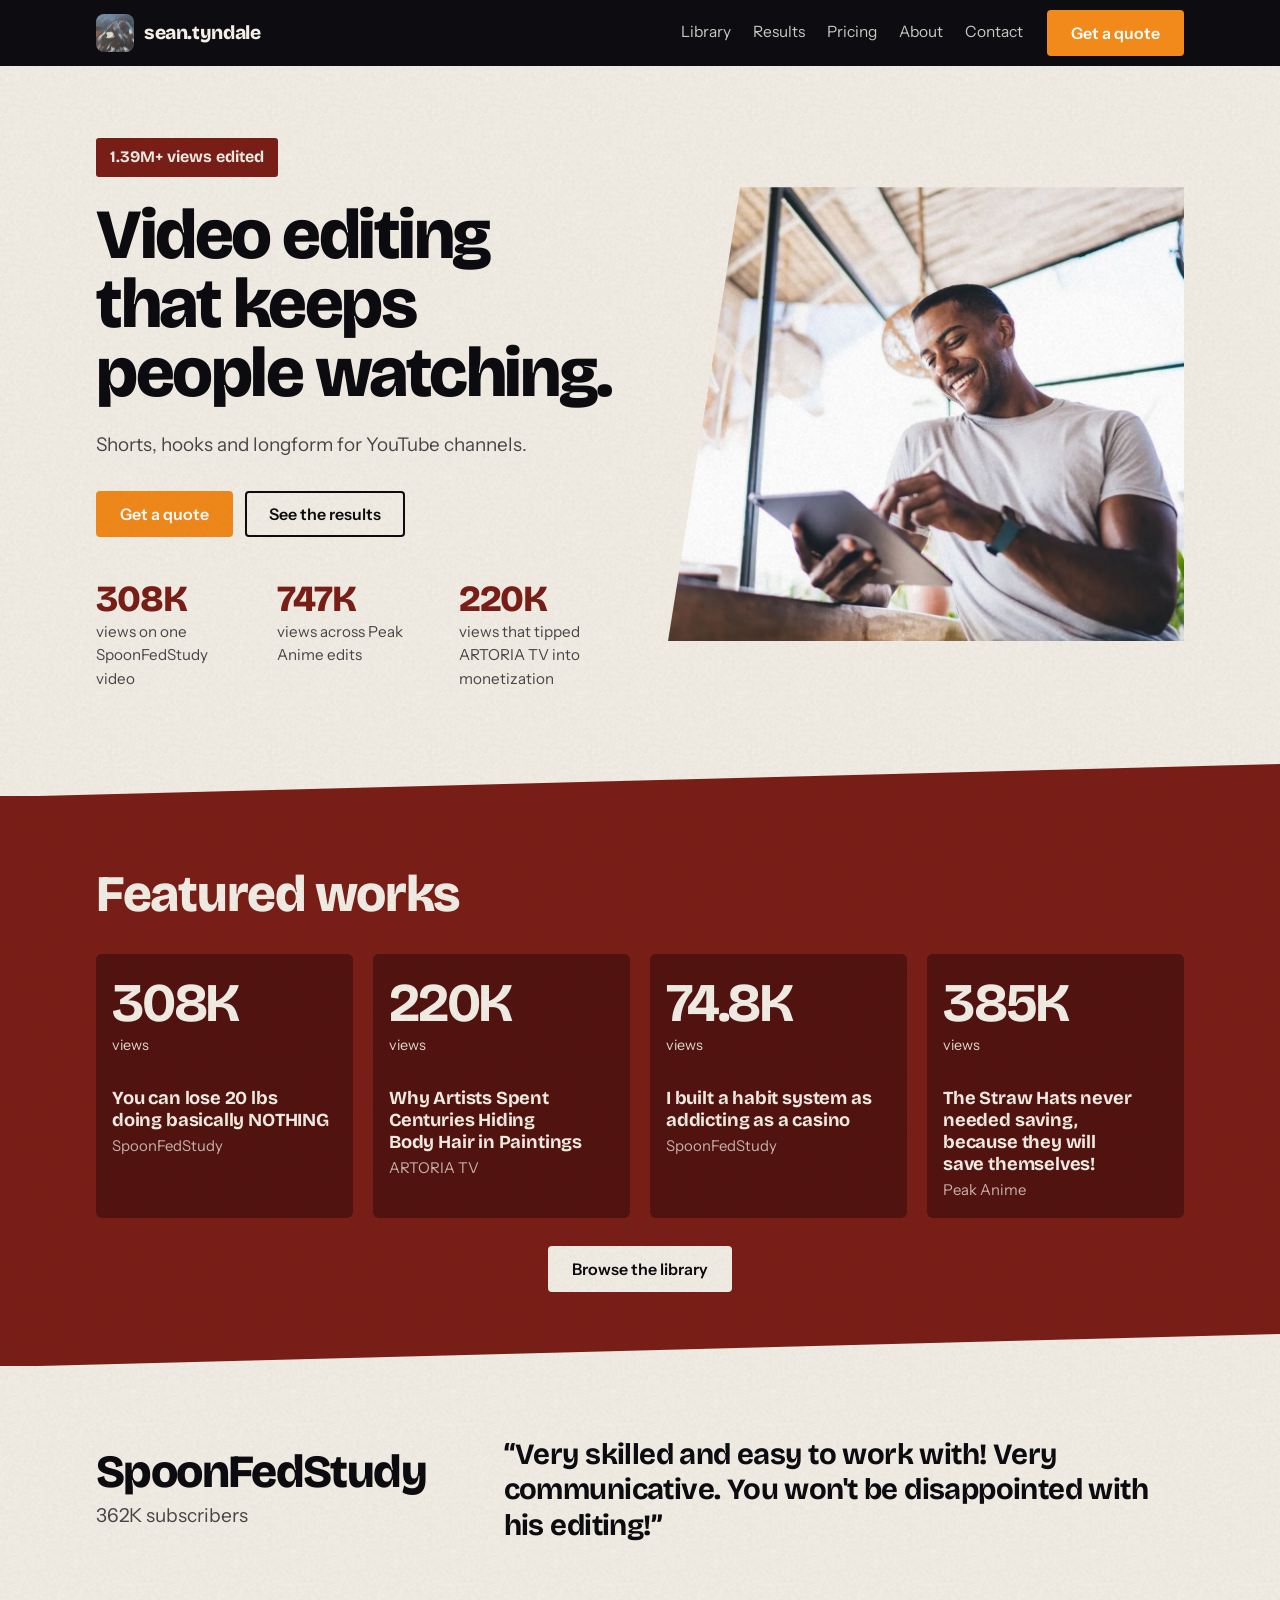
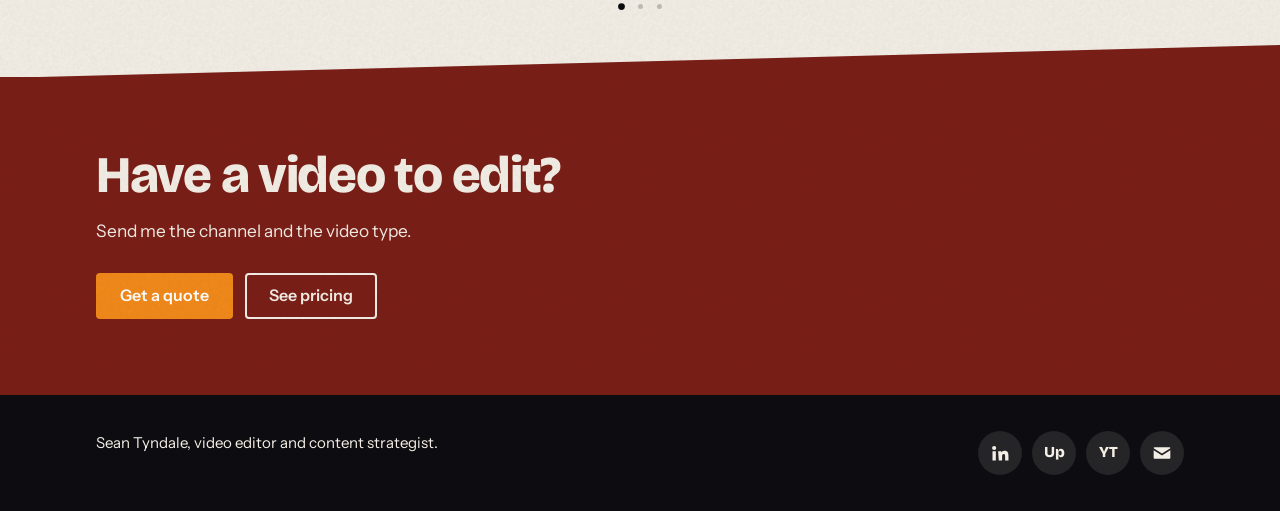
<file: index.html>
<!doctype html><html lang="en"><head><!-- build B227-202610231635 --><meta charset="utf-8"><meta name="viewport" content="width=device-width, initial-scale=1, viewport-fit=cover"><title>YouTube Video Editor for Shorts, Hooks and Longform | Sean Tyndale</title><meta name="description" content="Freelance YouTube video editor with 1.39M+ views edited. Shorts, hooks and longform for creators and agencies. Send your channel and get a quote."><link rel="canonical" href="https://seantyndale.com/"><meta name="robots" content="index, follow, max-image-preview:large"><meta name="author" content="Sean Tyndale"><meta property="og:type" content="website"><meta property="og:site_name" content="Sean Tyndale Edits"><meta property="og:locale" content="en_US"><meta property="og:title" content="YouTube Video Editor for Shorts, Hooks and Longform | Sean Tyndale"><meta property="og:description" content="Freelance YouTube video editor with 1.39M+ views edited. Shorts, hooks and longform for creators and agencies. Send your channel and get a quote."><meta property="og:url" content="https://seantyndale.com/"><meta property="og:image" content="https://seantyndale.com/img/og.jpg"><meta property="og:image:width" content="1200"><meta property="og:image:height" content="630"><meta property="og:image:alt" content="Sean Tyndale, freelance video editor, smiling while he works on a tablet"><meta name="twitter:card" content="summary_large_image"><meta name="twitter:title" content="YouTube Video Editor for Shorts, Hooks and Longform | Sean Tyndale"><meta name="twitter:description" content="Freelance YouTube video editor with 1.39M+ views edited. Shorts, hooks and longform for creators and agencies. Send your channel and get a quote."><meta name="twitter:image" content="https://seantyndale.com/img/og.jpg"><script type="application/ld+json">{"@context": "https://schema.org", "@graph": [{"@type": "WebSite", "@id": "https://seantyndale.com/#site", "url": "https://seantyndale.com/", "name": "Sean Tyndale Edits", "inLanguage": "en"}, {"@type": ["ProfessionalService", "Person"], "@id": "https://seantyndale.com/#sean", "name": "Sean Tyndale", "jobTitle": "Video editor and content strategist", "url": "https://seantyndale.com/", "image": "https://seantyndale.com/img/og.jpg", "email": "styndale3gatech@gmail.com", "description": "Freelance video editor for YouTube channels. Shorts, hooks and longform.", "knowsAbout": ["Video editing", "YouTube", "Short-form video", "Longform video", "Motion graphics", "Audience retention"], "alumniOf": {"@type": "CollegeOrUniversity", "name": "Georgia Institute of Technology"}, "areaServed": "Worldwide", "priceRange": "$500 to $3,000", "sameAs": ["https://www.linkedin.com/in/seantyndale/", "https://www.upwork.com/freelancers/~01fd2a1ac1d4c8163d", "https://ytjobs.co/talent/profile/598600"], "makesOffer": [{"@type": "Offer", "name": "Project-based video edit", "price": "500", "priceCurrency": "USD", "description": "Per video, up to 15 minutes, 2 revisions"}, {"@type": "Offer", "name": "Monthly retainer", "price": "1800", "priceCurrency": "USD", "description": "2 longform and 2 short videos per month"}, {"@type": "Offer", "name": "Premium partner", "price": "3000", "priceCurrency": "USD", "description": "3 longform and 3 short videos per month"}]}]}</script><link rel="icon" type="image/png" href="img/favicon.png"><link rel="preload" href="fonts/bricolage.woff2" as="font" type="font/woff2" crossorigin><link rel="preload" href="fonts/instrument-400.woff2" as="font" type="font/woff2" crossorigin><script>document.documentElement.className="js"</script><link rel="preconnect" href="https://i.ytimg.com"><link rel="stylesheet" href="styles.css?v=B227-202610231635"></head><body><header class="site-head"><div class="wrap head-in"><a class="mark" href="index.html" aria-label="sean.tyndale, home"><img class="mark-icon" src="img/bear-icon.webp" alt="" width="96" height="96" decoding="async"><span class="mark-name">sean.tyndale</span></a><nav class="links" aria-label="Pages"><a href="library.html">Library</a><a href="results.html">Results</a><a href="pricing.html">Pricing</a><a href="about.html">About</a><a href="contact.html">Contact</a></nav><a class="btn btn-cta" href="contact.html">Get a quote</a></div></header><main>
<section class="hero">
  <div class="wrap">
    <div>
      <span class="badge">1.39M+ views edited</span>
      <h1>Video editing that keeps people watching.</h1>
      <p class="sub">Shorts, hooks and longform for YouTube channels.</p>
      <div class="hero-actions"><a class="btn btn-cta" href="contact.html">Get a quote</a><a class="btn btn-ghost" href="results.html">See the results</a></div>
      <dl class="facts">
        <div><dt>308K</dt><dd>views on one SpoonFedStudy video</dd></div>
        <div><dt>747K</dt><dd>views across Peak Anime edits</dd></div>
        <div><dt>220K</dt><dd>views that tipped ARTORIA TV into monetization</dd></div>
      </dl>
    </div>
    <figure class="art"><img src="img/hero.webp" alt="Sean smiling while he works on a tablet" width="1400" height="934" fetchpriority="high" decoding="async"></figure>
  </div>
</section>

<section class="band band-blue" id="work"><div class="wrap">
  <h2>Featured works</h2>
  <div class="grid two" id="featured"></div>
  <div class="feat-more"><a class="btn btn-light" href="library.html">Browse the library</a></div>
</div></section>

<section class="band band-frost reviews"><div class="wrap">
  <div class="rv" id="rv" aria-label="What clients say">
    <figure class="rv-item on"><blockquote><p>“Very skilled and easy to work with! Very communicative. You won't be disappointed with his editing!”</p></blockquote><figcaption><strong>SpoonFedStudy</strong><span>362K subscribers</span></figcaption></figure>
    <figure class="rv-item"><blockquote><p>“He took our feedback well, communicated clearly, and consistently delivered high-quality edits that fit the style of our channel.”</p></blockquote><figcaption><strong>ARTORIA TV</strong><span>Art history channel</span></figcaption></figure>
    <figure class="rv-item"><blockquote><p>“Sean understood my brand identity from the start and translated it really well into the edit.”</p></blockquote><figcaption><strong>Stack with Charlotte</strong><span>Brand awareness channel</span></figcaption></figure>
  </div>
  <div class="rv-dots" id="rv-dots" role="tablist" aria-label="Choose a quote"></div>
</div></section>
<section class="band band-blue cta-band last"><div class="wrap"><h2>Have a video to edit?</h2><p class="lede">Send me the channel and the video type.</p><div class="hero-actions"><a class="btn btn-cta" href="contact.html">Get a quote</a><a class="btn btn-ghost" href="pricing.html">See pricing</a></div></div></section>
</main><footer class="site-foot"><div class="wrap foot-in"><span>Sean Tyndale, video editor and content strategist.</span><div class="foot-icons"><a href="https://www.linkedin.com/in/seantyndale/" target="_blank" rel="noopener" aria-label="LinkedIn"><svg viewBox="0 0 24 24" aria-hidden="true"><path d="M4.98 3.5a2.5 2.5 0 1 1 0 5 2.5 2.5 0 0 1 0-5zM3 9.75h4V21H3zM9.75 9.75h3.8v1.6h.06c.53-1 1.83-2.05 3.77-2.05 4.03 0 4.77 2.65 4.77 6.1V21h-4v-5.05c0-1.2-.02-2.75-1.68-2.75-1.68 0-1.94 1.31-1.94 2.66V21h-4z"/></svg></a><a href="https://www.upwork.com/freelancers/~01fd2a1ac1d4c8163d" target="_blank" rel="noopener" aria-label="Upwork">Up</a><a href="https://ytjobs.co/talent/profile/598600" target="_blank" rel="noopener" aria-label="YT Jobs">YT</a><a href="mailto:styndale3gatech@gmail.com" aria-label="Email"><svg viewBox="0 0 24 24" aria-hidden="true"><path d="M3 5h18a1 1 0 0 1 1 1v.4l-10 6.3L2 6.4V6a1 1 0 0 1 1-1zm19 3.75V18a1 1 0 0 1-1 1H3a1 1 0 0 1-1-1V8.75l10 6.3z"/></svg></a></div></div></footer><script src="data.js?v=B227-202610231635"></script><script src="site.js?v=B227-202610231635"></script><script data-goatcounter="https://seantyndale.goatcounter.com/count" async src="//gc.zgo.at/count.js"></script></body></html>
</file>
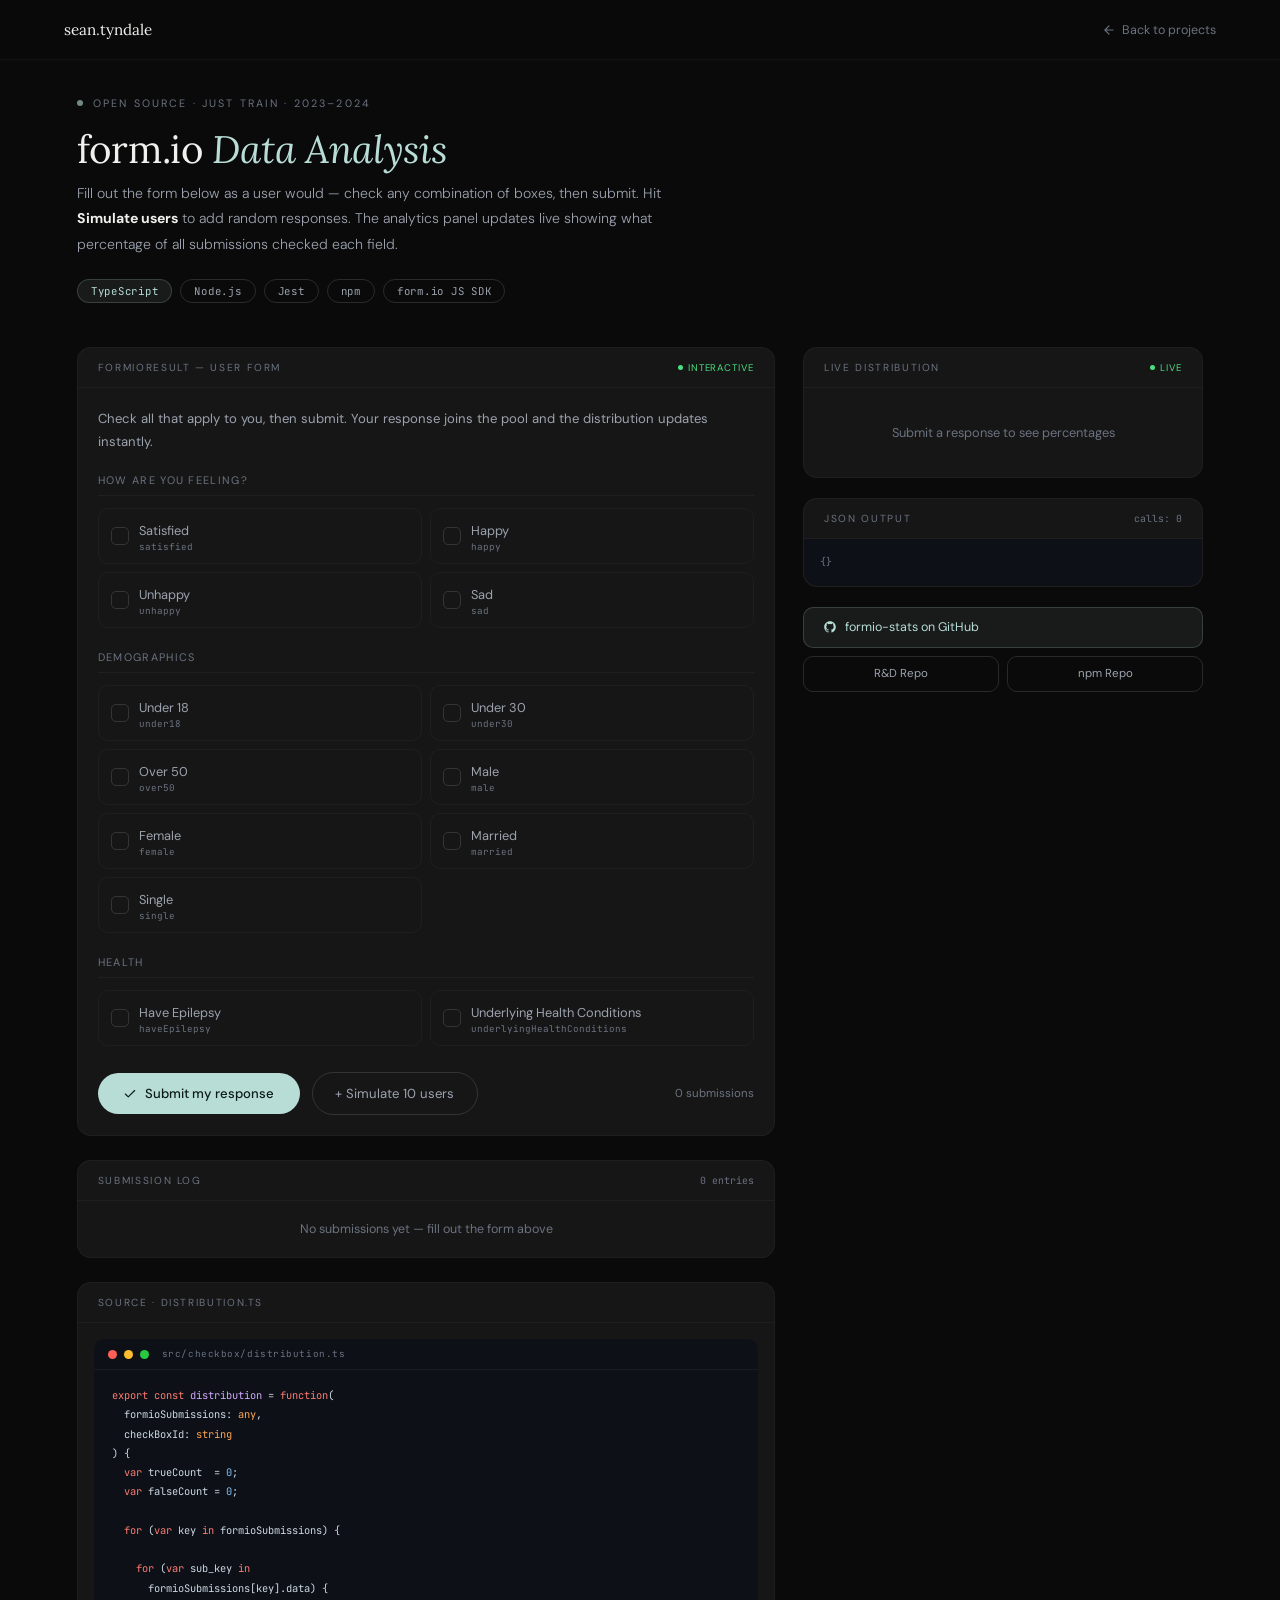
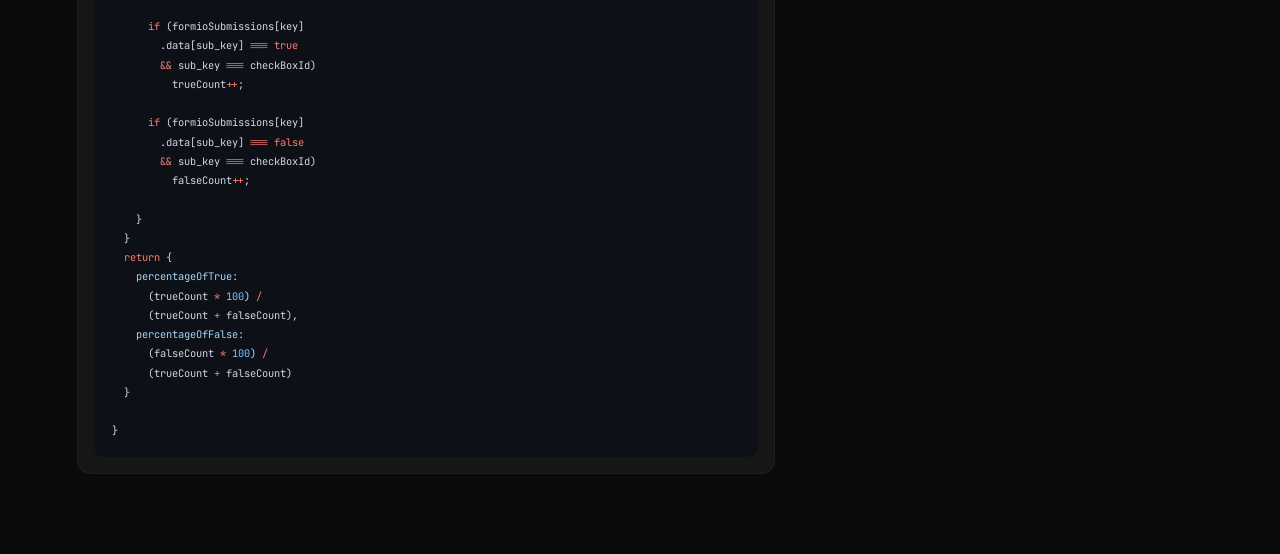
<file: backend/formio/index.html>
<!DOCTYPE html>
<html lang="en">
<head>
<meta charset="UTF-8">
<meta name="viewport" content="width=device-width, initial-scale=1.0">
<title>formio-stats — Sean Tyndale</title>
<link rel="preconnect" href="https://fonts.googleapis.com">
<link href="https://fonts.googleapis.com/css2?family=Lora:ital,wght@0,400;0,500;1,400&family=DM+Sans:wght@300;400;500&family=JetBrains+Mono:wght@300;400;500&display=swap" rel="stylesheet">
<style>
  :root {
    --black:#0a0a0a; --surface:#111; --card:#161616; --card2:#1a1a1a;
    --border:rgba(255,255,255,.07); --border-hi:rgba(255,255,255,.13);
    --mint:#b8ddd6; --mint-dim:rgba(184,221,214,.08); --mint-border:rgba(184,221,214,.2);
    --gray:#6b7280; --gray-light:#9ca3af; --white:#f0f0ee;
    --green:#4ade80; --red:#f87171; --amber:#fbbf24;
    --code-bg:#0d1117;
  }
  *{margin:0;padding:0;box-sizing:border-box}
  body{font-family:'DM Sans',sans-serif;background:var(--black);color:var(--white);min-height:100vh;-webkit-font-smoothing:antialiased;overflow-x:hidden}

  /* NAV */
  nav{position:fixed;top:0;left:0;right:0;height:60px;padding:0 5%;display:flex;align-items:center;justify-content:space-between;z-index:100;background:rgba(10,10,10,.92);backdrop-filter:blur(12px);border-bottom:1px solid rgba(255,255,255,0.04)}
  .nav-logo{font-family:'Lora',serif;font-size:.95rem;color:var(--white);text-decoration:none}
  .nav-logo span{color:var(--mint)}
  .nav-back{display:inline-flex;align-items:center;gap:6px;font-size:.78rem;color:var(--gray);text-decoration:none;transition:color .2s}
  .nav-back:hover{color:var(--white)}
  .nav-back svg{width:14px;height:14px;transition:transform .2s}
  .nav-back:hover svg{transform:translateX(-3px)}

  /* HERO */
  .hero{padding:96px 6% 40px;max-width:1280px;margin:0 auto}
  .eyebrow{display:flex;align-items:center;gap:10px;margin-bottom:1.1rem}
  .eyebrow-dot{width:6px;height:6px;border-radius:50%;background:var(--mint);opacity:.6}
  .eyebrow-text{font-size:.67rem;letter-spacing:.2em;text-transform:uppercase;color:var(--gray)}
  .hero h1{font-family:'Lora',serif;font-size:clamp(1.8rem,3vw,2.8rem);font-weight:400;line-height:1.1;letter-spacing:-.3px;margin-bottom:.7rem}
  .hero h1 em{font-style:italic;color:var(--mint)}
  .hero-desc{font-size:.88rem;font-weight:300;color:var(--gray-light);line-height:1.8;max-width:600px;margin-bottom:1.4rem}
  .tag{display:inline-block;padding:4px 13px;border:1px solid var(--border-hi);border-radius:100px;font-size:.67rem;letter-spacing:.07em;color:var(--gray-light);font-family:'JetBrains Mono',monospace;margin:0 4px 4px 0}
  .tag.mint{border-color:var(--mint-border);color:var(--mint);background:var(--mint-dim)}

  /* WORKSPACE */
  .workspace{padding:0 6% 80px;max-width:1280px;margin:0 auto;display:grid;grid-template-columns:1fr 400px;gap:28px;align-items:start}

  /* LEFT COLUMN */
  .left-col{display:flex;flex-direction:column;gap:24px}

  /* PANEL */
  .panel{background:var(--card);border:1px solid rgba(255,255,255,0.04);border-radius:14px;overflow:hidden}
  .panel-head{padding:13px 20px;border-bottom:1px solid rgba(255,255,255,0.04);display:flex;align-items:center;justify-content:space-between}
  .panel-title{font-size:.64rem;letter-spacing:.16em;text-transform:uppercase;color:var(--gray)}
  .panel-body{padding:20px}

  /* FORM */
  .form-intro{font-size:.82rem;color:var(--gray-light);line-height:1.7;margin-bottom:20px}
  .form-section{margin-bottom:22px}
  .form-section-title{font-size:.68rem;letter-spacing:.12em;text-transform:uppercase;color:var(--gray);margin-bottom:12px;padding-bottom:8px;border-bottom:1px solid rgba(255,255,255,0.04)}

  .check-grid{display:grid;grid-template-columns:1fr 1fr;gap:8px}
  .check-item{display:flex;align-items:center;gap:10px;padding:10px 12px;border:1px solid rgba(255,255,255,0.04);border-radius:10px;cursor:pointer;transition:all .18s;user-select:none}
  .check-item:hover{border-color:var(--border-hi);background:rgba(255,255,255,.02)}
  .check-item.checked{border-color:var(--mint-border);background:var(--mint-dim)}
  .check-box{width:18px;height:18px;border:1.5px solid var(--border-hi);border-radius:5px;flex-shrink:0;display:flex;align-items:center;justify-content:center;transition:all .18s}
  .check-item.checked .check-box{background:var(--mint);border-color:var(--mint)}
  .check-box svg{display:none;width:11px;height:11px}
  .check-item.checked .check-box svg{display:block}
  .check-label{font-size:.8rem;color:var(--gray-light);transition:color .18s;line-height:1.3}
  .check-item.checked .check-label{color:var(--white)}
  .check-id{font-family:'JetBrains Mono',monospace;font-size:.58rem;color:var(--gray);display:block;margin-top:1px}

  /* SUBMIT */
  .submit-row{display:flex;align-items:center;gap:12px;padding-top:4px}
  .submit-btn{display:inline-flex;align-items:center;gap:8px;padding:.75rem 1.6rem;background:#b8ddd6;border:none;border-radius:100px;color:#0d1a18;font-size:.82rem;font-weight:500;cursor:pointer;transition:background .2s;font-family:'DM Sans',sans-serif}
  .submit-btn:hover{background:#cceae4}
  .submit-btn:active{transform:scale(.97)}
  .simulate-btn{display:inline-flex;align-items:center;gap:8px;padding:.75rem 1.4rem;background:transparent;border:1px solid var(--border-hi);border-radius:100px;color:var(--gray-light);font-size:.82rem;cursor:pointer;transition:all .2s;font-family:'DM Sans',sans-serif}
  .simulate-btn:hover{border-color:var(--border-hi);color:var(--white)}
  .sub-count-hint{font-size:.72rem;color:var(--gray);margin-left:auto}

  /* SUBMISSION LOG */
  .log-wrap{max-height:200px;overflow-y:auto}
  .log-wrap::-webkit-scrollbar{width:3px}
  .log-wrap::-webkit-scrollbar-thumb{background:var(--border-hi);border-radius:2px}
  .log-row{display:flex;align-items:flex-start;gap:10px;padding:9px 20px;border-bottom:1px solid rgba(255,255,255,.04);font-family:'JetBrains Mono',monospace;font-size:.63rem;animation:rowIn .25s ease forwards;opacity:0}
  @keyframes rowIn{from{opacity:0;transform:translateY(-4px)}to{opacity:1;transform:translateY(0)}}
  .log-row:last-child{border-bottom:none}
  .log-id{color:var(--gray);flex-shrink:0;width:68px}
  .log-pills{display:flex;flex-wrap:wrap;gap:4px;flex:1}
  .log-pill{padding:2px 7px;border-radius:4px;font-size:.58rem;font-weight:500;background:var(--mint-dim);color:var(--mint);border:1px solid var(--mint-border)}
  .log-none{color:var(--gray);font-style:italic}

  /* RIGHT COLUMN */
  .right-col{position:sticky;top:80px;display:flex;flex-direction:column;gap:20px}

  /* RESULTS */
  .result-row{display:flex;align-items:center;gap:10px;margin-bottom:11px}
  .result-row:last-child{margin-bottom:0}
  .result-label{font-size:.72rem;color:var(--gray-light);flex-shrink:0;width:150px;overflow:hidden;text-overflow:ellipsis;white-space:nowrap}
  .result-track{flex:1;height:6px;background:rgba(255,255,255,.06);border-radius:3px;overflow:hidden}
  .result-fill{height:100%;border-radius:3px;background:linear-gradient(90deg,var(--mint),rgba(184,221,214,.4));transition:width .5s cubic-bezier(.4,0,.2,1)}
  .result-pct{font-family:'JetBrains Mono',monospace;font-size:.7rem;color:var(--mint);width:36px;text-align:right;flex-shrink:0}

  /* CODE */
  .code-window{background:var(--code-bg);border-radius:10px;overflow:hidden}
  .code-bar{padding:9px 14px;border-bottom:1px solid rgba(255,255,255,.05);display:flex;align-items:center;gap:7px}
  .dot{width:9px;height:9px;border-radius:50%}
  .dot-r{background:#ff5f57}.dot-y{background:#febc2e}.dot-g{background:#28c840}
  .code-filename{font-family:'JetBrains Mono',monospace;font-size:.58rem;color:var(--gray);letter-spacing:.06em;margin-left:6px}
  pre{padding:16px 18px;font-family:'JetBrains Mono',monospace;font-size:.65rem;line-height:1.85;overflow-x:auto;color:#cdd9e5}
  .c-kw{color:#ff7b72}.c-fn{color:#d2a8ff}.c-var{color:#cdd9e5}
  .c-str{color:#a5d6ff}.c-num{color:#79c0ff}.c-op{color:#ff7b72}.c-type{color:#ffa657}
  .ln{display:block;padding:0 3px;margin:0 -3px;border-radius:3px;transition:background .12s}
  .ln.on{background:rgba(184,221,214,.09)}

  /* LIVE badge */
  .live-badge{display:flex;align-items:center;gap:5px;font-size:.6rem;letter-spacing:.1em;text-transform:uppercase;color:var(--green)}
  .live-dot{width:5px;height:5px;border-radius:50%;background:var(--green);animation:pulse 1.4s ease-in-out infinite}
  @keyframes pulse{0%,100%{opacity:1;transform:scale(1)}50%{opacity:.3;transform:scale(.6)}}

  /* JSON flash */
  .j-k{color:#a5d6ff}.j-v{color:var(--mint);transition:color .3s}.j-b{color:var(--gray)}
  .j-flash{color:var(--amber)!important}

  @media(max-width:960px){
    .workspace{grid-template-columns:1fr}
    .right-col{position:static}
    .check-grid{grid-template-columns:1fr}
  }
</style>
</head>
<body>

<nav>
  <a href="../../index.html" class="nav-logo">sean<span>.</span>tyndale</a>
  <a href="../../index.html" class="nav-back">
    <svg viewBox="0 0 24 24" fill="none" stroke="currentColor" stroke-width="2" stroke-linecap="round" stroke-linejoin="round"><path d="M19 12H5M12 5l-7 7 7 7"/></svg>
    Back to projects
  </a>
</nav>

<div class="hero">
  <div class="eyebrow"><div class="eyebrow-dot"></div><span class="eyebrow-text">Open Source · Just Train · 2023–2024</span></div>
  <h1>form.io <em>Data Analysis</em></h1>
  <p class="hero-desc">Fill out the form below as a user would — check any combination of boxes, then submit. Hit <strong style="color:var(--white)">Simulate users</strong> to add random responses. The analytics panel updates live showing what percentage of all submissions checked each field.</p>
  <div>
    <span class="tag mint">TypeScript</span>
    <span class="tag">Node.js</span>
    <span class="tag">Jest</span>
    <span class="tag">npm</span>
    <span class="tag">form.io JS SDK</span>
  </div>
</div>

<div class="workspace">

  <!-- LEFT -->
  <div class="left-col">

    <!-- THE FORM -->
    <div class="panel">
      <div class="panel-head">
        <span class="panel-title">formioResult — User Form</span>
        <span class="live-badge"><span class="live-dot"></span>Interactive</span>
      </div>
      <div class="panel-body">
        <p class="form-intro">Check all that apply to you, then submit. Your response joins the pool and the distribution updates instantly.</p>

        <div class="form-section">
          <div class="form-section-title">How are you feeling?</div>
          <div class="check-grid">
            <div class="check-item" data-id="satisfied" onclick="toggle(this)">
              <div class="check-box"><svg viewBox="0 0 12 12" fill="none" stroke="#0a0a0a" stroke-width="2.5" stroke-linecap="round" stroke-linejoin="round"><polyline points="1.5,6 4.5,9 10.5,3"/></svg></div>
              <div><span class="check-label">Satisfied</span><span class="check-id">satisfied</span></div>
            </div>
            <div class="check-item" data-id="happy" onclick="toggle(this)">
              <div class="check-box"><svg viewBox="0 0 12 12" fill="none" stroke="#0a0a0a" stroke-width="2.5" stroke-linecap="round" stroke-linejoin="round"><polyline points="1.5,6 4.5,9 10.5,3"/></svg></div>
              <div><span class="check-label">Happy</span><span class="check-id">happy</span></div>
            </div>
            <div class="check-item" data-id="unhappy" onclick="toggle(this)">
              <div class="check-box"><svg viewBox="0 0 12 12" fill="none" stroke="#0a0a0a" stroke-width="2.5" stroke-linecap="round" stroke-linejoin="round"><polyline points="1.5,6 4.5,9 10.5,3"/></svg></div>
              <div><span class="check-label">Unhappy</span><span class="check-id">unhappy</span></div>
            </div>
            <div class="check-item" data-id="sad" onclick="toggle(this)">
              <div class="check-box"><svg viewBox="0 0 12 12" fill="none" stroke="#0a0a0a" stroke-width="2.5" stroke-linecap="round" stroke-linejoin="round"><polyline points="1.5,6 4.5,9 10.5,3"/></svg></div>
              <div><span class="check-label">Sad</span><span class="check-id">sad</span></div>
            </div>
          </div>
        </div>

        <div class="form-section">
          <div class="form-section-title">Demographics</div>
          <div class="check-grid">
            <div class="check-item" data-id="under18" onclick="toggle(this)">
              <div class="check-box"><svg viewBox="0 0 12 12" fill="none" stroke="#0a0a0a" stroke-width="2.5" stroke-linecap="round" stroke-linejoin="round"><polyline points="1.5,6 4.5,9 10.5,3"/></svg></div>
              <div><span class="check-label">Under 18</span><span class="check-id">under18</span></div>
            </div>
            <div class="check-item" data-id="under30" onclick="toggle(this)">
              <div class="check-box"><svg viewBox="0 0 12 12" fill="none" stroke="#0a0a0a" stroke-width="2.5" stroke-linecap="round" stroke-linejoin="round"><polyline points="1.5,6 4.5,9 10.5,3"/></svg></div>
              <div><span class="check-label">Under 30</span><span class="check-id">under30</span></div>
            </div>
            <div class="check-item" data-id="over50" onclick="toggle(this)">
              <div class="check-box"><svg viewBox="0 0 12 12" fill="none" stroke="#0a0a0a" stroke-width="2.5" stroke-linecap="round" stroke-linejoin="round"><polyline points="1.5,6 4.5,9 10.5,3"/></svg></div>
              <div><span class="check-label">Over 50</span><span class="check-id">over50</span></div>
            </div>
            <div class="check-item" data-id="male" onclick="toggle(this)">
              <div class="check-box"><svg viewBox="0 0 12 12" fill="none" stroke="#0a0a0a" stroke-width="2.5" stroke-linecap="round" stroke-linejoin="round"><polyline points="1.5,6 4.5,9 10.5,3"/></svg></div>
              <div><span class="check-label">Male</span><span class="check-id">male</span></div>
            </div>
            <div class="check-item" data-id="female" onclick="toggle(this)">
              <div class="check-box"><svg viewBox="0 0 12 12" fill="none" stroke="#0a0a0a" stroke-width="2.5" stroke-linecap="round" stroke-linejoin="round"><polyline points="1.5,6 4.5,9 10.5,3"/></svg></div>
              <div><span class="check-label">Female</span><span class="check-id">female</span></div>
            </div>
            <div class="check-item" data-id="married" onclick="toggle(this)">
              <div class="check-box"><svg viewBox="0 0 12 12" fill="none" stroke="#0a0a0a" stroke-width="2.5" stroke-linecap="round" stroke-linejoin="round"><polyline points="1.5,6 4.5,9 10.5,3"/></svg></div>
              <div><span class="check-label">Married</span><span class="check-id">married</span></div>
            </div>
            <div class="check-item" data-id="single" onclick="toggle(this)">
              <div class="check-box"><svg viewBox="0 0 12 12" fill="none" stroke="#0a0a0a" stroke-width="2.5" stroke-linecap="round" stroke-linejoin="round"><polyline points="1.5,6 4.5,9 10.5,3"/></svg></div>
              <div><span class="check-label">Single</span><span class="check-id">single</span></div>
            </div>
          </div>
        </div>

        <div class="form-section">
          <div class="form-section-title">Health</div>
          <div class="check-grid">
            <div class="check-item" data-id="haveEpilepsy" onclick="toggle(this)">
              <div class="check-box"><svg viewBox="0 0 12 12" fill="none" stroke="#0a0a0a" stroke-width="2.5" stroke-linecap="round" stroke-linejoin="round"><polyline points="1.5,6 4.5,9 10.5,3"/></svg></div>
              <div><span class="check-label">Have Epilepsy</span><span class="check-id">haveEpilepsy</span></div>
            </div>
            <div class="check-item" data-id="underlyingHealthConditions" onclick="toggle(this)">
              <div class="check-box"><svg viewBox="0 0 12 12" fill="none" stroke="#0a0a0a" stroke-width="2.5" stroke-linecap="round" stroke-linejoin="round"><polyline points="1.5,6 4.5,9 10.5,3"/></svg></div>
              <div><span class="check-label">Underlying Health Conditions</span><span class="check-id">underlyingHealthConditions</span></div>
            </div>
          </div>
        </div>

        <div class="submit-row">
          <button class="submit-btn" onclick="submitForm()">
            <svg width="14" height="14" viewBox="0 0 24 24" fill="none" stroke="currentColor" stroke-width="2" stroke-linecap="round" stroke-linejoin="round"><polyline points="20 6 9 17 4 12"/></svg>
            Submit my response
          </button>
          <button class="simulate-btn" onclick="simulateUsers(10)">
            + Simulate 10 users
          </button>
          <span class="sub-count-hint" id="subCountHint">0 submissions</span>
        </div>
      </div>
    </div>

    <!-- SUBMISSION LOG -->
    <div class="panel">
      <div class="panel-head">
        <span class="panel-title">Submission log</span>
        <span id="logCount" style="font-family:'JetBrains Mono',monospace;font-size:.62rem;color:var(--gray)">0 entries</span>
      </div>
      <div class="log-wrap" id="logWrap">
        <div style="padding:20px;font-size:.78rem;color:var(--gray);text-align:center">No submissions yet — fill out the form above</div>
      </div>
    </div>

    <!-- CODE -->
    <div class="panel">
      <div class="panel-head"><span class="panel-title">Source · distribution.ts</span></div>
      <div style="padding:16px">
        <div class="code-window">
          <div class="code-bar">
            <div class="dot dot-r"></div><div class="dot dot-y"></div><div class="dot dot-g"></div>
            <span class="code-filename">src/checkbox/distribution.ts</span>
          </div>
<pre
><span class="c-kw">export const</span> <span class="c-fn">distribution</span> = <span class="c-kw">function</span>(
  <span class="c-var">formioSubmissions</span>: <span class="c-type">any</span>,
  <span class="c-var">checkBoxId</span>: <span class="c-type">string</span>
) {
<span class="ln" id="l-init">  <span class="c-kw">var</span> <span class="c-var">trueCount</span>  = <span class="c-num">0</span>;
  <span class="c-kw">var</span> <span class="c-var">falseCount</span> = <span class="c-num">0</span>;</span>
<span class="ln" id="l-outer">  <span class="c-kw">for</span> (<span class="c-kw">var</span> <span class="c-var">key</span> <span class="c-kw">in</span> <span class="c-var">formioSubmissions</span>) {</span>
<span class="ln" id="l-inner">    <span class="c-kw">for</span> (<span class="c-kw">var</span> <span class="c-var">sub_key</span> <span class="c-kw">in</span>
      <span class="c-var">formioSubmissions</span>[<span class="c-var">key</span>].<span class="c-var">data</span>) {</span>
<span class="ln" id="l-true">      <span class="c-kw">if</span> (<span class="c-var">formioSubmissions</span>[<span class="c-var">key</span>]
        .<span class="c-var">data</span>[<span class="c-var">sub_key</span>] <span class="c-op">===</span> <span class="c-kw">true</span>
        <span class="c-op">&amp;&amp;</span> <span class="c-var">sub_key</span> <span class="c-op">===</span> <span class="c-var">checkBoxId</span>)
          <span class="c-var">trueCount</span><span class="c-op">++</span>;</span>
<span class="ln" id="l-false">      <span class="c-kw">if</span> (<span class="c-var">formioSubmissions</span>[<span class="c-var">key</span>]
        .<span class="c-var">data</span>[<span class="c-var">sub_key</span>] <span class="c-op">===</span> <span class="c-kw">false</span>
        <span class="c-op">&amp;&amp;</span> <span class="c-var">sub_key</span> <span class="c-op">===</span> <span class="c-var">checkBoxId</span>)
          <span class="c-var">falseCount</span><span class="c-op">++</span>;</span>
    }
  }
<span class="ln" id="l-return">  <span class="c-kw">return</span> {
    <span class="c-str">percentageOfTrue</span>:
      (<span class="c-var">trueCount</span> <span class="c-op">*</span> <span class="c-num">100</span>) <span class="c-op">/</span>
      (<span class="c-var">trueCount</span> <span class="c-op">+</span> <span class="c-var">falseCount</span>),
    <span class="c-str">percentageOfFalse</span>:
      (<span class="c-var">falseCount</span> <span class="c-op">*</span> <span class="c-num">100</span>) <span class="c-op">/</span>
      (<span class="c-var">trueCount</span> <span class="c-op">+</span> <span class="c-var">falseCount</span>)
  }</span>
}</pre>
        </div>
      </div>
    </div>

  </div><!-- /left-col -->

  <!-- RIGHT -->
  <div class="right-col">

    <div class="panel">
      <div class="panel-head">
        <span class="panel-title">Live distribution</span>
        <span class="live-badge"><span class="live-dot"></span>Live</span>
      </div>
      <div class="panel-body" id="resultsBody">
        <div style="color:var(--gray);font-size:.8rem;text-align:center;padding:16px 0">Submit a response to see percentages</div>
      </div>
    </div>

    <div class="panel">
      <div class="panel-head"><span class="panel-title">JSON output</span><span id="callBadge" style="font-family:'JetBrains Mono',monospace;font-size:.61rem;color:var(--gray)">calls: 0</span></div>
      <div style="padding:14px 16px;background:var(--code-bg);border-radius:0 0 14px 14px;font-family:'JetBrains Mono',monospace;font-size:.62rem;line-height:1.9;max-height:280px;overflow-y:auto" id="jsonOut">
        <span class="j-b">{}</span>
      </div>
    </div>

    <div style="display:flex;flex-direction:column;gap:8px">
      <a href="https://github.com/seansqlifting29/formio-stats" target="_blank" style="display:flex;align-items:center;gap:8px;padding:.7rem 1.2rem;background:var(--mint-dim);border:1px solid var(--mint-border);border-radius:10px;color:var(--mint);text-decoration:none;font-size:.78rem;transition:all .2s" onmouseover="this.style.background='rgba(184,221,214,.14)'" onmouseout="this.style.background='var(--mint-dim)'">
        <svg width="14" height="14" viewBox="0 0 24 24" fill="currentColor"><path d="M12 2C6.477 2 2 6.477 2 12c0 4.418 2.865 8.166 6.839 9.489.5.092.682-.217.682-.482 0-.237-.008-.868-.013-1.703-2.782.605-3.369-1.34-3.369-1.34-.454-1.154-1.11-1.462-1.11-1.462-.908-.62.069-.608.069-.608 1.003.07 1.531 1.03 1.531 1.03.892 1.529 2.341 1.087 2.91.832.092-.647.35-1.088.636-1.338-2.22-.253-4.555-1.11-4.555-4.943 0-1.091.39-1.984 1.029-2.683-.103-.253-.446-1.27.098-2.647 0 0 .84-.269 2.75 1.025A9.578 9.578 0 0112 6.836a9.59 9.59 0 012.504.337c1.909-1.294 2.747-1.025 2.747-1.025.546 1.377.202 2.394.1 2.647.64.699 1.028 1.592 1.028 2.683 0 3.842-2.339 4.687-4.566 4.935.359.309.678.919.678 1.852 0 1.336-.012 2.415-.012 2.741 0 .267.18.579.688.481C19.138 20.163 22 16.418 22 12c0-5.523-4.477-10-10-10z"/></svg>
        formio-stats on GitHub
      </a>
      <div style="display:flex;gap:8px">
        <a href="https://github.com/seansqlifting29/formioResultsStatistics" target="_blank" style="flex:1;display:flex;align-items:center;justify-content:center;gap:6px;padding:.6rem;border:1px solid var(--border-hi);border-radius:10px;color:var(--gray-light);text-decoration:none;font-size:.72rem;transition:all .2s" onmouseover="this.style.borderColor='var(--mint-border)';this.style.color='var(--mint)'" onmouseout="this.style.borderColor='var(--border-hi)';this.style.color='var(--gray-light)'">R&amp;D Repo</a>
        <a href="https://github.com/seansqlifting29/formioResultsStatisticsNpm" target="_blank" style="flex:1;display:flex;align-items:center;justify-content:center;gap:6px;padding:.6rem;border:1px solid var(--border-hi);border-radius:10px;color:var(--gray-light);text-decoration:none;font-size:.72rem;transition:all .2s" onmouseover="this.style.borderColor='var(--mint-border)';this.style.color='var(--mint)'" onmouseout="this.style.borderColor='var(--border-hi)';this.style.color='var(--gray-light)'">npm Repo</a>
      </div>
    </div>

  </div><!-- /right-col -->
</div>

<script>
// ── The actual distribution function ──
function distribution(formioSubmissions, checkBoxId) {
  var trueCount = 0, falseCount = 0;
  for (var key in formioSubmissions) {
    for (var sub_key in formioSubmissions[key].data) {
      if (formioSubmissions[key].data[sub_key] === true  && sub_key === checkBoxId) trueCount++;
      if (formioSubmissions[key].data[sub_key] === false && sub_key === checkBoxId) falseCount++;
    }
  }
  return {
    percentageOfTrue:  (trueCount  * 100) / (trueCount + falseCount),
    percentageOfFalse: (falseCount * 100) / (trueCount + falseCount)
  };
}

// ── All field IDs ──
const ALL_FIELDS = [
  'satisfied','happy','unhappy','sad',
  'under18','under30','over50','male','female','married','single',
  'haveEpilepsy','underlyingHealthConditions'
];

// field display names for results
const FIELD_LABELS = {
  satisfied:'Satisfied', happy:'Happy', unhappy:'Unhappy', sad:'Sad',
  under18:'Under 18', under30:'Under 30', over50:'Over 50',
  male:'Male', female:'Female', married:'Married', single:'Single',
  haveEpilepsy:'Have Epilepsy', underlyingHealthConditions:'Underlying Health'
};

// realistic simulation probabilities
const PROBS = {
  satisfied:.68, happy:.55, unhappy:.22, sad:.12,
  under18:.11, under30:.38, over50:.19,
  male:.51, female:.47, married:.40, single:.54,
  haveEpilepsy:.04, underlyingHealthConditions:.13
};

let submissions = {};
let subIndex = 0;
let callCount = 0;
let prevPcts = {};

// ── Toggle checkbox ──
function toggle(el) {
  el.classList.toggle('checked');
}

// ── Build data object from current form state ──
function getFormData() {
  const data = {};
  ALL_FIELDS.forEach(id => {
    const el = document.querySelector(`.check-item[data-id="${id}"]`);
    data[id] = el ? el.classList.contains('checked') : false;
  });
  data.textArea = ''; data.submit = false;
  return data;
}

// ── Clear form ──
function clearForm() {
  document.querySelectorAll('.check-item.checked').forEach(el => el.classList.remove('checked'));
}

// ── Add a submission ──
function addSubmission(data, isUser) {
  const id = `sub_${String(subIndex).padStart(3,'0')}`;
  submissions[id] = { data, metadata: {} };
  subIndex++;
  appendLogRow(id, data, isUser);
  return id;
}

// ── Append log row ──
function appendLogRow(id, data, isUser) {
  const wrap = document.getElementById('logWrap');

  // clear placeholder
  if (wrap.querySelector('div[style]')) wrap.innerHTML = '';

  const trueCols = ALL_FIELDS.filter(f => data[f]);
  const tr = document.createElement('div');
  tr.className = 'log-row';
  tr.style.background = isUser ? 'rgba(184,221,214,.04)' : 'transparent';

  const pills = trueCols.length
    ? trueCols.map(f => `<span class="log-pill">${FIELD_LABELS[f]}</span>`).join('')
    : `<span class="log-none">no fields checked</span>`;

  tr.innerHTML = `
    <span class="log-id">${id}${isUser ? ' <span style="color:var(--mint)">✦</span>' : ''}</span>
    <div class="log-pills">${pills}</div>
  `;

  // prepend so newest is at top
  wrap.insertBefore(tr, wrap.firstChild);
  document.getElementById('logCount').textContent = `${subIndex} ${subIndex === 1 ? 'entry' : 'entries'}`;
}

// ── Code line highlight ──
let hlT;
function highlightCode() {
  const lines = ['l-init','l-outer','l-inner','l-true','l-false','l-return'];
  lines.forEach(id => document.getElementById(id)?.classList.remove('on'));
  lines.forEach((id, i) => setTimeout(() => document.getElementById(id)?.classList.add('on'), i * 65));
  clearTimeout(hlT);
  hlT = setTimeout(() => {
    lines.forEach(id => document.getElementById(id)?.classList.remove('on'));
    document.getElementById('l-return')?.classList.add('on');
  }, lines.length * 65 + 400);
}

// ── Animate number ──
function animNum(el, from, to) {
  if (!el) return;
  const dur = 500, start = performance.now();
  function step(now) {
    const t = Math.min((now - start) / dur, 1);
    const e = 1 - Math.pow(1 - t, 3);
    el.textContent = (from + (to - from) * e).toFixed(1) + '%';
    if (t < 1) requestAnimationFrame(step);
  }
  requestAnimationFrame(step);
}

// ── Run distribution across all fields + update UI ──
function runDistribution() {
  if (subIndex === 0) return;

  callCount += ALL_FIELDS.length;
  document.getElementById('callBadge').textContent = `calls: ${callCount}`;
  highlightCode();

  // Build results HTML
  let resultsHTML = '';
  let jsonLines = [];

  ALL_FIELDS.forEach(id => {
    const r = distribution(submissions, id);
    const prev = prevPcts[id] || 0;
    prevPcts[id] = r.percentageOfTrue;

    resultsHTML += `
      <div class="result-row">
        <span class="result-label">${FIELD_LABELS[id]}</span>
        <div class="result-track"><div class="result-fill" id="bar_${id}" style="width:${prev}%"></div></div>
        <span class="result-pct" id="pct_${id}">${prev.toFixed(1)}%</span>
      </div>`;

    jsonLines.push(`  <span class="j-k">"${id}"</span>: <span class="j-v" id="jv_${id}">${r.percentageOfTrue.toFixed(2)}</span>`);
  });

  document.getElementById('resultsBody').innerHTML = resultsHTML;

  // Build JSON
  document.getElementById('jsonOut').innerHTML =
    `<span class="j-b">{</span>\n` +
    jsonLines.join(',\n') +
    `\n<span class="j-b">}</span>`;

  // Animate bars + numbers after DOM update
  requestAnimationFrame(() => {
    ALL_FIELDS.forEach(id => {
      const r = distribution(submissions, id);
      const bar = document.getElementById(`bar_${id}`);
      const pct = document.getElementById(`pct_${id}`);
      const jv  = document.getElementById(`jv_${id}`);
      const prev = prevPcts[id] || 0;

      if (bar) bar.style.width = r.percentageOfTrue + '%';
      animNum(pct, prev, r.percentageOfTrue);

      if (jv) {
        jv.textContent = r.percentageOfTrue.toFixed(2);
        jv.classList.add('j-flash');
        setTimeout(() => jv.classList.remove('j-flash'), 500);
      }
    });
    // update prevPcts after animation
    ALL_FIELDS.forEach(id => { prevPcts[id] = distribution(submissions, id).percentageOfTrue; });
  });

  document.getElementById('subCountHint').textContent = `${subIndex} submission${subIndex !== 1 ? 's' : ''}`;
}

// ── Submit form ──
function submitForm() {
  const data = getFormData();
  addSubmission(data, true);
  clearForm();
  runDistribution();
}

// ── Simulate N random users ──
let simTimer = null;
function simulateUsers(n) {
  let added = 0;
  clearInterval(simTimer);
  simTimer = setInterval(() => {
    if (added >= n) { clearInterval(simTimer); return; }
    const data = {};
    ALL_FIELDS.forEach(f => { data[f] = Math.random() < PROBS[f]; });
    data.textArea = ''; data.submit = false;
    addSubmission(data, false);
    runDistribution();
    added++;
  }, 120);
}

// ── Keyboard submit ──
document.addEventListener('keydown', e => {
  if ((e.metaKey || e.ctrlKey) && e.key === 'Enter') submitForm();
});
</script>
</body>
</html>
</file>
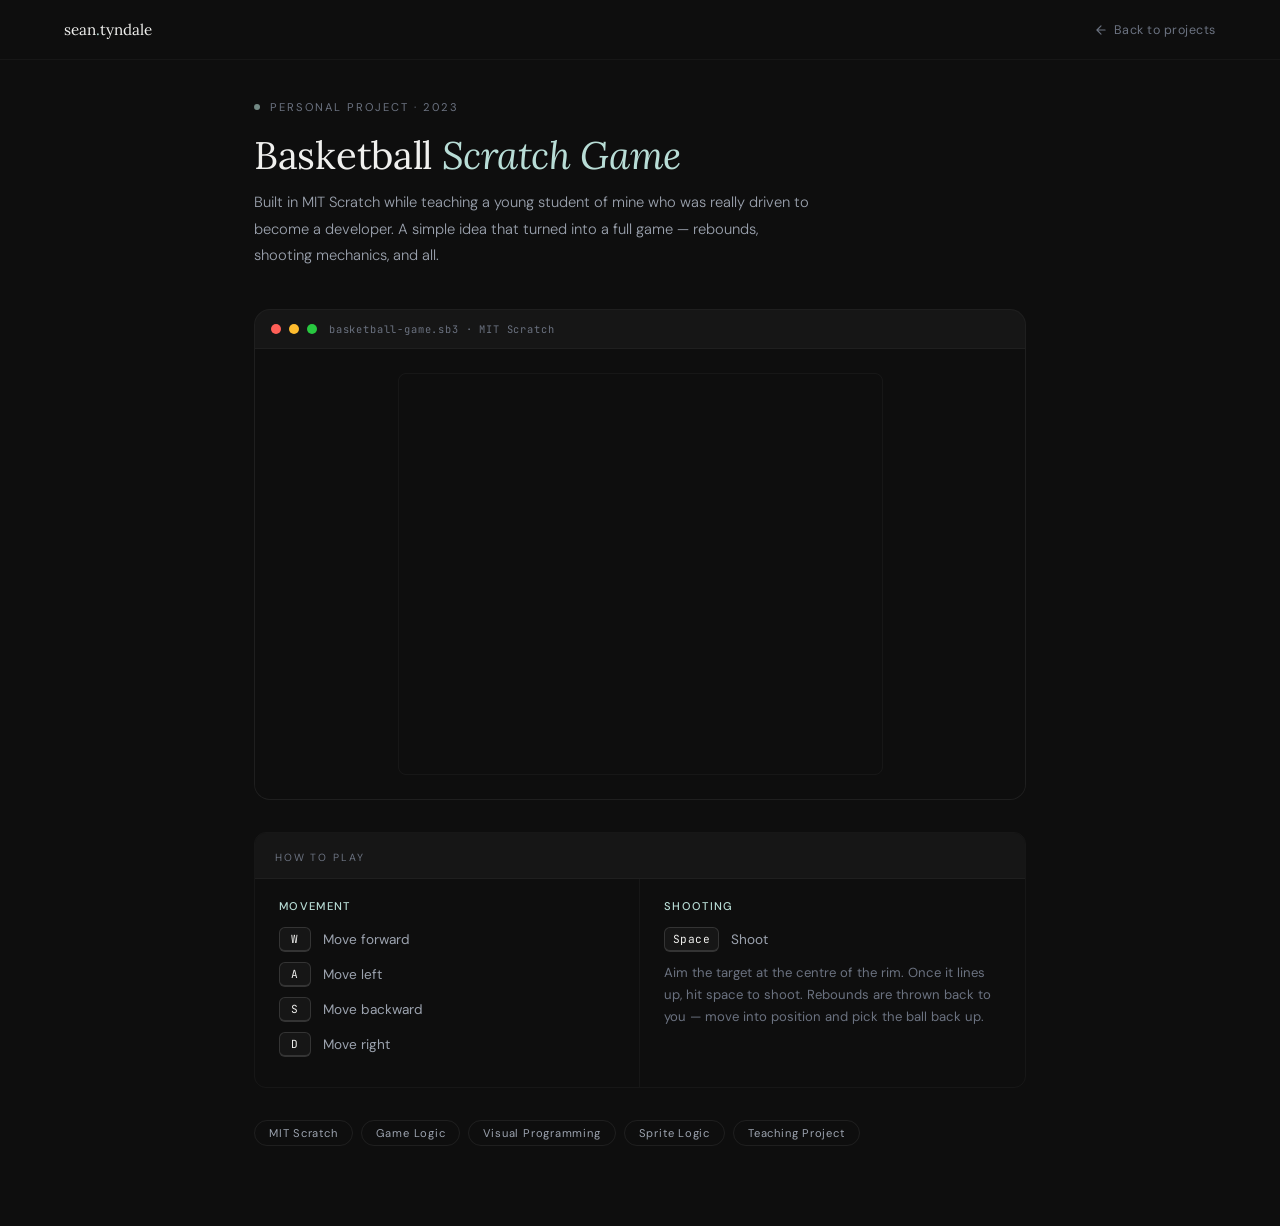
<file: backend/scratch/index.html>
<!DOCTYPE html>
<html lang="en">
<head>
    <meta charset="UTF-8">
    <meta name="viewport" content="width=device-width, initial-scale=1.0">
    <title>Basketball Game — Sean Tyndale</title>
    <link rel="preconnect" href="https://fonts.googleapis.com">
    <link href="https://fonts.googleapis.com/css2?family=Lora:ital,wght@0,400;0,500;1,400;1,500&family=DM+Sans:wght@300;400;500&family=JetBrains+Mono:wght@400;500&display=swap" rel="stylesheet">
    <style>
        :root {
            --black:#0e0e0e;--surface:#161616;--card:#1a1a1a;
            --border:rgba(255,255,255,0.07);--border-hover:rgba(255,255,255,0.13);
            --mint:#b8ddd6;--mint-dim:rgba(184,221,214,0.08);--mint-border:rgba(184,221,214,0.18);
            --gray:#6b7280;--gray-light:#9ca3af;--white:#f0f0ee;
        }
        *{margin:0;padding:0;box-sizing:border-box}
        body{font-family:'DM Sans',-apple-system,sans-serif;background:var(--black);color:var(--white);min-height:100vh;-webkit-font-smoothing:antialiased}

        /* Nav */
        nav{position:fixed;top:0;left:0;right:0;height:60px;padding:0 5%;display:flex;align-items:center;justify-content:space-between;z-index:100;background:var(--black);border-bottom:1px solid rgba(255,255,255,0.04)}
        .nav-logo{font-family:'Lora',serif;font-size:.95rem;font-weight:400;color:var(--white);text-decoration:none}
        .nav-logo span{color:var(--mint)}
        .nav-back{display:inline-flex;align-items:center;gap:6px;font-size:.78rem;color:var(--gray);text-decoration:none;letter-spacing:.04em;transition:color .2s}
        .nav-back:hover{color:var(--white)}
        .nav-back svg{width:14px;height:14px;transition:transform .2s}
        .nav-back:hover svg{transform:translateX(-3px)}

        /* Main layout */
        main{padding-top:100px;padding-bottom:80px;max-width:900px;margin:0 auto;padding-left:5%;padding-right:5%}

        /* Header */
        .page-eyebrow{display:flex;align-items:center;gap:10px;margin-bottom:1.2rem}
        .page-dot{width:6px;height:6px;border-radius:50%;background:var(--mint);opacity:.6}
        .page-label{font-size:.7rem;letter-spacing:.18em;text-transform:uppercase;color:var(--gray)}
        h1{font-family:'Lora',serif;font-size:clamp(1.8rem,3vw,2.8rem);font-weight:400;line-height:1.15;letter-spacing:-.3px;margin-bottom:.75rem}
        h1 em{font-style:italic;color:var(--mint)}
        .page-desc{font-size:.92rem;font-weight:300;color:var(--gray-light);line-height:1.8;max-width:560px;margin-bottom:2.5rem}

        /* Game frame */
        .game-wrapper{background:var(--surface);border:1px solid rgba(255,255,255,0.04);border-radius:16px;overflow:hidden}
        .game-topbar{padding:12px 16px;border-bottom:1px solid rgba(255,255,255,0.04);display:flex;align-items:center;gap:8px}
        .dot{width:10px;height:10px;border-radius:50%}
        .dot-r{background:#ff5f57}
        .dot-y{background:#febc2e}
        .dot-g{background:#28c840}
        .game-title-bar{font-family:'JetBrains Mono',monospace;font-size:.65rem;color:var(--gray);letter-spacing:.08em;margin-left:4px}
        .game-inner{display:flex;justify-content:center;align-items:center;padding:24px;background:var(--black)}
        iframe{display:block;border-radius:8px;border:1px solid rgba(255,255,255,0.04)}

        /* Tags */
        .tags{display:flex;gap:8px;flex-wrap:wrap;margin-top:2rem}
        .tag{padding:5px 14px;border:1px solid rgba(255,255,255,0.07);border-radius:100px;font-size:.7rem;letter-spacing:.07em;color:var(--gray-light)}

        /* Controls */
        .controls-section{margin-top:2rem;border:1px solid rgba(255,255,255,0.04);border-radius:12px;overflow:hidden}
        .controls-header{padding:12px 20px;border-bottom:1px solid rgba(255,255,255,0.04);background:var(--surface)}
        .controls-label{font-size:.65rem;letter-spacing:.18em;text-transform:uppercase;color:var(--gray)}
        .controls-grid{display:grid;grid-template-columns:1fr 1fr;gap:0}
        .control-group{padding:20px 24px}
        .control-group:first-child{border-right:1px solid rgba(255,255,255,0.04)}
        .control-group-title{font-size:.7rem;letter-spacing:.12em;text-transform:uppercase;color:var(--mint);margin-bottom:14px;font-weight:500}
        .control-row{display:flex;align-items:center;gap:12px;margin-bottom:10px}
        .control-row span{font-size:.85rem;color:var(--gray-light)}
        kbd{display:inline-flex;align-items:center;justify-content:center;min-width:32px;padding:4px 8px;background:var(--surface);border:1px solid var(--border-hover);border-bottom-width:2px;border-radius:6px;font-family:'JetBrains Mono',monospace;font-size:.7rem;color:var(--white);letter-spacing:.04em;white-space:nowrap}
        .control-tip{font-size:.82rem;color:var(--gray);line-height:1.7;margin-top:6px}

        /* Solid mint button */
        .btn-mint{display:inline-flex;align-items:center;gap:7px;padding:.55rem 1.2rem;background:#b8ddd6;border:none;border-radius:100px;color:#0d1a18;font-size:.75rem;font-weight:500;letter-spacing:.04em;text-decoration:none;transition:background .2s,gap .2s;width:fit-content}
        .btn-mint:hover{background:#cceae4;gap:10px}
        .btn-mint svg{width:11px;height:11px;flex-shrink:0;stroke:#0d1a18}
    </style>
</head>
<body>

<nav>
    <a href="https://seantyndale.com" class="nav-logo">sean<span>.</span>tyndale</a>
    <a href="https://seantyndale.com" class="nav-back">
        <svg width="14" height="14" viewBox="0 0 24 24" fill="none" stroke="currentColor" stroke-width="2" stroke-linecap="round" stroke-linejoin="round"><path d="M19 12H5M5 12l7-7M5 12l7 7"/></svg>
        Back to projects
    </a>
</nav>

<main>
    <div class="page-eyebrow">
        <div class="page-dot"></div>
        <span class="page-label">Personal Project · 2023</span>
    </div>
    <h1>Basketball <em>Scratch Game</em></h1>
    <p class="page-desc">Built in MIT Scratch while teaching a young student of mine who was really driven to become a developer. A simple idea that turned into a full game — rebounds, shooting mechanics, and all.</p>

    <div class="game-wrapper">
        <div class="game-topbar">
            <div class="dot dot-r"></div>
            <div class="dot dot-y"></div>
            <div class="dot dot-g"></div>
            <span class="game-title-bar">basketball-game.sb3 · MIT Scratch</span>
        </div>
        <div class="game-inner">
            <iframe src="https://scratch.mit.edu/projects/856768131/embed"
                allowtransparency="true"
                width="485"
                height="402"
                frameborder="0"
                scrolling="no"
                allowfullscreen>
            </iframe>
        </div>
    </div>

    <div class="controls-section">
        <div class="controls-header">
            <span class="controls-label">How to play</span>
        </div>
        <div class="controls-grid">
            <div class="control-group">
                <div class="control-group-title">Movement</div>
                <div class="control-row"><kbd>W</kbd><span>Move forward</span></div>
                <div class="control-row"><kbd>A</kbd><span>Move left</span></div>
                <div class="control-row"><kbd>S</kbd><span>Move backward</span></div>
                <div class="control-row"><kbd>D</kbd><span>Move right</span></div>
            </div>
            <div class="control-group">
                <div class="control-group-title">Shooting</div>
                <div class="control-row"><kbd>Space</kbd><span>Shoot</span></div>
                <div class="control-tip">Aim the target at the centre of the rim. Once it lines up, hit space to shoot. Rebounds are thrown back to you — move into position and pick the ball back up.</div>
            </div>
        </div>
    </div>

    <div class="tags">
        <span class="tag">MIT Scratch</span>
        <span class="tag">Game Logic</span>
        <span class="tag">Visual Programming</span>
        <span class="tag">Sprite Logic</span>
        <span class="tag">Teaching Project</span>
    </div>
</main>

</body>
</html>
</file>
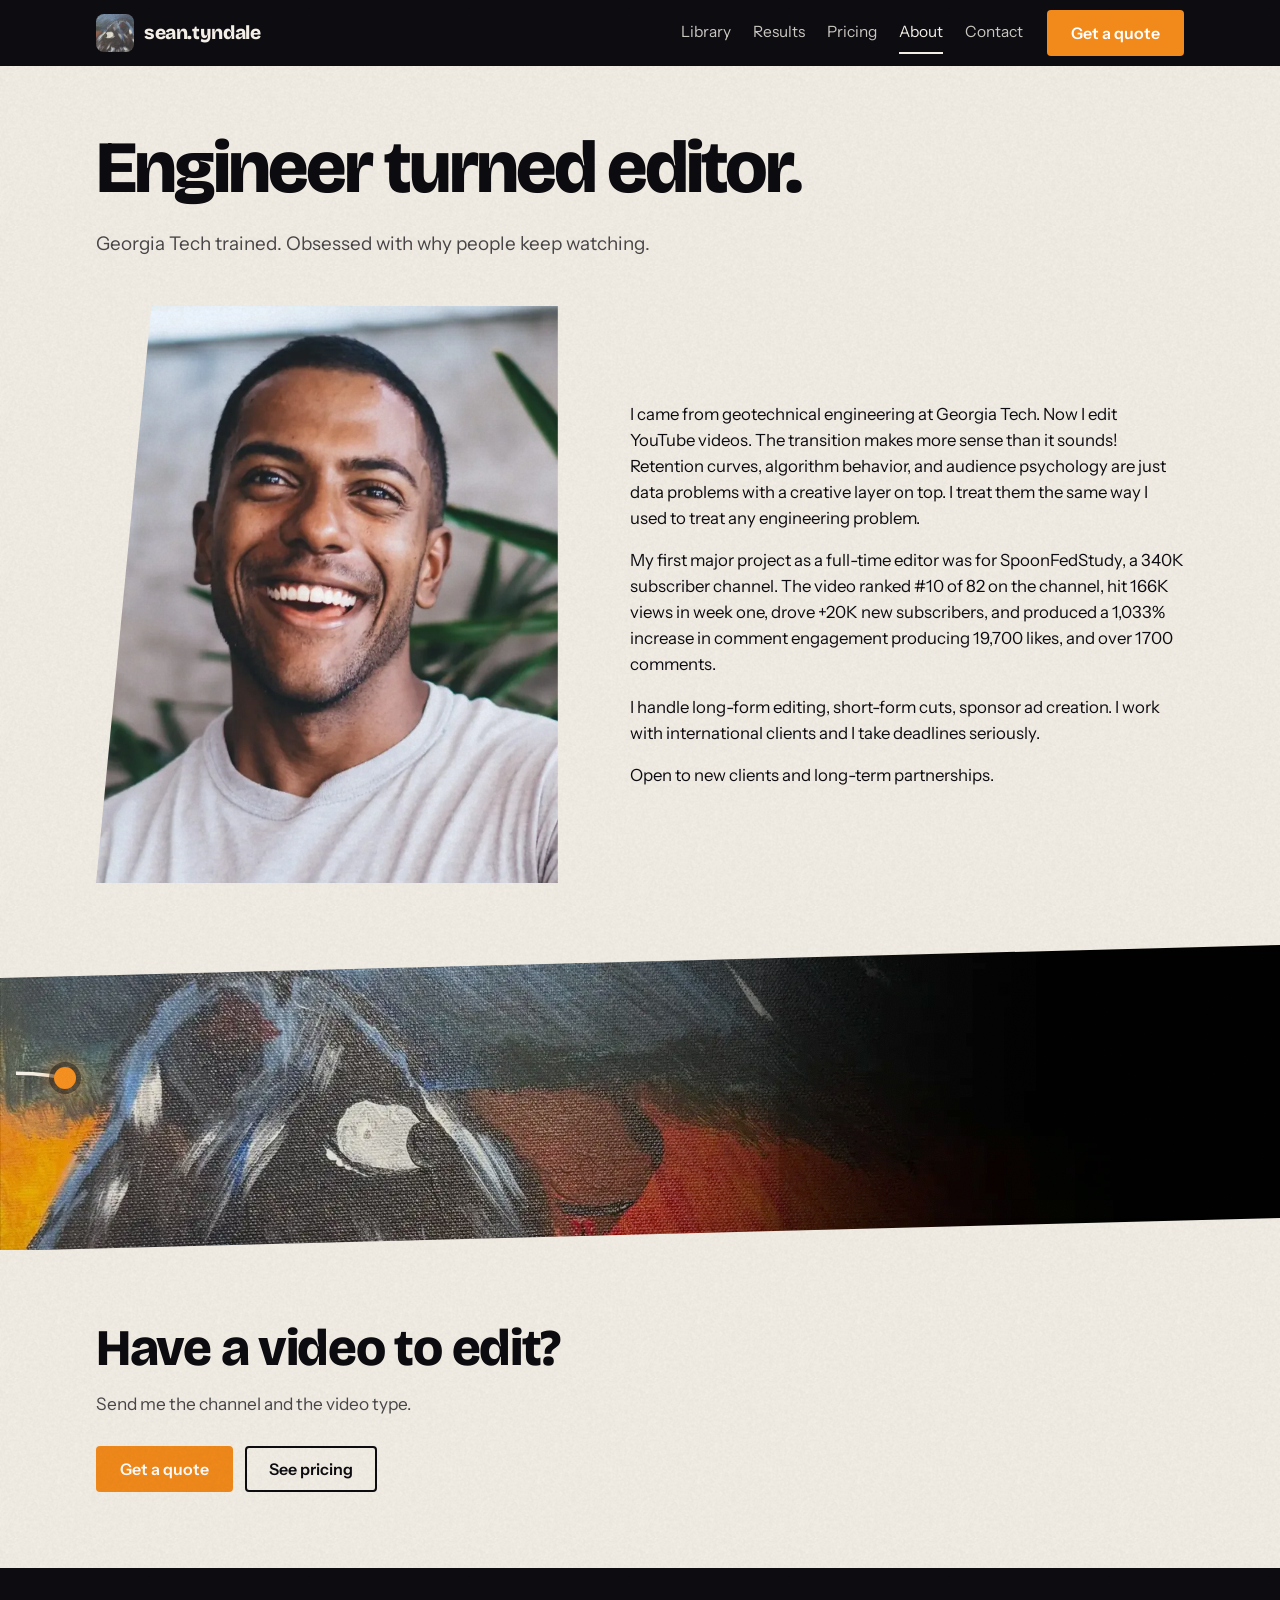
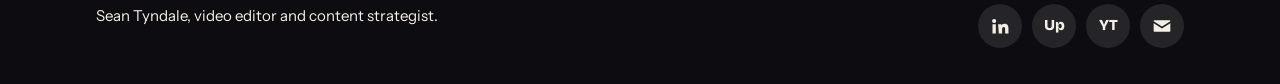
<file: about.html>
<!doctype html><html lang="en"><head><!-- build B227-202610231635 --><meta charset="utf-8"><meta name="viewport" content="width=device-width, initial-scale=1, viewport-fit=cover"><title>About Sean Tyndale, Video Editor and Content Strategist</title><meta name="description" content="Georgia Tech trained engineer turned YouTube editor. I use retention data, pacing and storytelling to keep people watching."><link rel="canonical" href="https://seantyndale.com/about.html"><meta name="robots" content="index, follow, max-image-preview:large"><meta name="author" content="Sean Tyndale"><meta property="og:type" content="website"><meta property="og:site_name" content="Sean Tyndale Edits"><meta property="og:locale" content="en_US"><meta property="og:title" content="About Sean Tyndale, Video Editor and Content Strategist"><meta property="og:description" content="Georgia Tech trained engineer turned YouTube editor. I use retention data, pacing and storytelling to keep people watching."><meta property="og:url" content="https://seantyndale.com/about.html"><meta property="og:image" content="https://seantyndale.com/img/og.jpg"><meta property="og:image:width" content="1200"><meta property="og:image:height" content="630"><meta property="og:image:alt" content="Sean Tyndale, freelance video editor, smiling while he works on a tablet"><meta name="twitter:card" content="summary_large_image"><meta name="twitter:title" content="About Sean Tyndale, Video Editor and Content Strategist"><meta name="twitter:description" content="Georgia Tech trained engineer turned YouTube editor. I use retention data, pacing and storytelling to keep people watching."><meta name="twitter:image" content="https://seantyndale.com/img/og.jpg"><link rel="icon" type="image/png" href="img/favicon.png"><link rel="preload" href="fonts/bricolage.woff2" as="font" type="font/woff2" crossorigin><link rel="preload" href="fonts/instrument-400.woff2" as="font" type="font/woff2" crossorigin><script>document.documentElement.className="js"</script><link rel="stylesheet" href="styles.css?v=B227-202610231635"></head><body><header class="site-head"><div class="wrap head-in"><a class="mark" href="index.html" aria-label="sean.tyndale, home"><img class="mark-icon" src="img/bear-icon.webp" alt="" width="96" height="96" decoding="async"><span class="mark-name">sean.tyndale</span></a><nav class="links" aria-label="Pages"><a href="library.html">Library</a><a href="results.html">Results</a><a href="pricing.html">Pricing</a><a href="about.html" aria-current="page">About</a><a href="contact.html">Contact</a></nav><a class="btn btn-cta" href="contact.html">Get a quote</a></div></header><main><section class="page-head joined"><div class="wrap"><h1>Engineer turned editor.</h1><p class="sub">Georgia Tech trained. Obsessed with why people keep watching.</p></div></section>
<section class="band band-frost about-body"><div class="wrap about-grid">
  <img class="portrait" src="[data-uri]" alt="Sean Tyndale smiling" width="760" height="984" decoding="sync" onload="this.classList.add('in')">
  <div class="prose" style="margin-top:0">
    <p>I came from geotechnical engineering at Georgia Tech. Now I edit YouTube videos. The transition makes more sense than it sounds! Retention curves, algorithm behavior, and audience psychology are just data problems with a creative layer on top. I treat them the same way I used to treat any engineering problem.</p>
    <p>My first major project as a full-time editor was for SpoonFedStudy, a 340K subscriber channel. The video ranked #10 of 82 on the channel, hit 166K views in week one, drove +20K new subscribers, and produced a 1,033% increase in comment engagement producing 19,700 likes, and over 1700 comments.</p>
    <p>I handle long-form editing, short-form cuts, sponsor ad creation. I work with international clients and I take deadlines seriously.</p>
    <p>Open to new clients and long-term partnerships.</p>
  </div>
</div></section>
<section class="banner has-curve" aria-label="Creativity meets engineering builds retention over time"><img src="img/banner-bear.webp" alt="Abstract painting of a bear" width="1920" height="1080" fetchpriority="low" decoding="async"><div class="banner-wipe"><img src="img/banner-grid.webp" alt="" width="1920" height="1080" fetchpriority="low" decoding="async"></div><div class="banner-shade"></div><div class="banner-in"><p class="t-big" id="t-big">Creativity meets engineering</p><div class="curve-box"><svg class="curve" viewBox="0 0 100 100" preserveAspectRatio="none" aria-hidden="true"><path id="hook-path" d="M0 4 C 7 4, 11 36, 22 60 S 46 88, 64 92 S 88 95, 98 95" fill="none" stroke="#F4EFE6" stroke-width="3.5" stroke-linecap="round" vector-effect="non-scaling-stroke"/></svg><span class="dot" id="hook-dot"></span></div><p class="t-small" id="t-small">builds retention over time</p></div><div class="banner-grain"></div></section><section class="band band-frost cta-band last"><div class="wrap"><h2>Have a video to edit?</h2><p class="lede">Send me the channel and the video type.</p><div class="hero-actions"><a class="btn btn-cta" href="contact.html">Get a quote</a><a class="btn btn-ghost" href="pricing.html">See pricing</a></div></div></section></main><footer class="site-foot"><div class="wrap foot-in"><span>Sean Tyndale, video editor and content strategist.</span><div class="foot-icons"><a href="https://www.linkedin.com/in/seantyndale/" target="_blank" rel="noopener" aria-label="LinkedIn"><svg viewBox="0 0 24 24" aria-hidden="true"><path d="M4.98 3.5a2.5 2.5 0 1 1 0 5 2.5 2.5 0 0 1 0-5zM3 9.75h4V21H3zM9.75 9.75h3.8v1.6h.06c.53-1 1.83-2.05 3.77-2.05 4.03 0 4.77 2.65 4.77 6.1V21h-4v-5.05c0-1.2-.02-2.75-1.68-2.75-1.68 0-1.94 1.31-1.94 2.66V21h-4z"/></svg></a><a href="https://www.upwork.com/freelancers/~01fd2a1ac1d4c8163d" target="_blank" rel="noopener" aria-label="Upwork">Up</a><a href="https://ytjobs.co/talent/profile/598600" target="_blank" rel="noopener" aria-label="YT Jobs">YT</a><a href="mailto:styndale3gatech@gmail.com" aria-label="Email"><svg viewBox="0 0 24 24" aria-hidden="true"><path d="M3 5h18a1 1 0 0 1 1 1v.4l-10 6.3L2 6.4V6a1 1 0 0 1 1-1zm19 3.75V18a1 1 0 0 1-1 1H3a1 1 0 0 1-1-1V8.75l10 6.3z"/></svg></a></div></div></footer><script src="data.js?v=B227-202610231635"></script><script src="site.js?v=B227-202610231635"></script><script data-goatcounter="https://seantyndale.goatcounter.com/count" async src="//gc.zgo.at/count.js"></script></body></html>
</file>
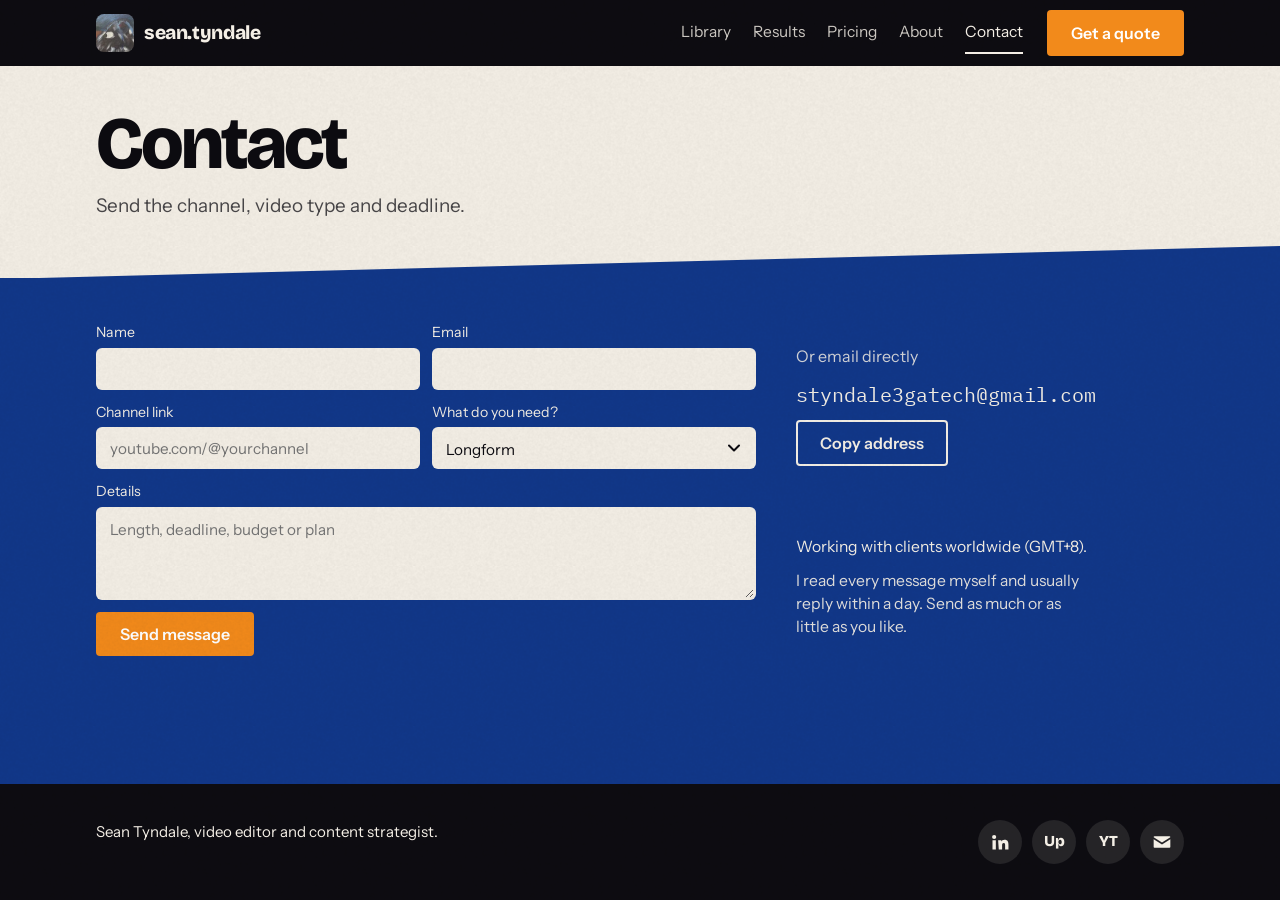
<file: contact.html>
<!doctype html><html lang="en"><head><!-- build B227-202610231635 --><meta charset="utf-8"><meta name="viewport" content="width=device-width, initial-scale=1, viewport-fit=cover"><title>Get a Quote for YouTube Video Editing | Sean Tyndale</title><meta name="description" content="Send the channel, video type and deadline. Sean Tyndale replies within a day with a quote for shorts, hooks or longform editing."><link rel="canonical" href="https://seantyndale.com/contact.html"><meta name="robots" content="index, follow, max-image-preview:large"><meta name="author" content="Sean Tyndale"><meta property="og:type" content="website"><meta property="og:site_name" content="Sean Tyndale Edits"><meta property="og:locale" content="en_US"><meta property="og:title" content="Get a Quote for YouTube Video Editing | Sean Tyndale"><meta property="og:description" content="Send the channel, video type and deadline. Sean Tyndale replies within a day with a quote for shorts, hooks or longform editing."><meta property="og:url" content="https://seantyndale.com/contact.html"><meta property="og:image" content="https://seantyndale.com/img/og.jpg"><meta property="og:image:width" content="1200"><meta property="og:image:height" content="630"><meta property="og:image:alt" content="Sean Tyndale, freelance video editor, smiling while he works on a tablet"><meta name="twitter:card" content="summary_large_image"><meta name="twitter:title" content="Get a Quote for YouTube Video Editing | Sean Tyndale"><meta name="twitter:description" content="Send the channel, video type and deadline. Sean Tyndale replies within a day with a quote for shorts, hooks or longform editing."><meta name="twitter:image" content="https://seantyndale.com/img/og.jpg"><link rel="icon" type="image/png" href="img/favicon.png"><link rel="preload" href="fonts/bricolage.woff2" as="font" type="font/woff2" crossorigin><link rel="preload" href="fonts/instrument-400.woff2" as="font" type="font/woff2" crossorigin><script>document.documentElement.className="js"</script><link rel="stylesheet" href="styles.css?v=B227-202610231635"></head><body><header class="site-head"><div class="wrap head-in"><a class="mark" href="index.html" aria-label="sean.tyndale, home"><img class="mark-icon" src="img/bear-icon.webp" alt="" width="96" height="96" decoding="async"><span class="mark-name">sean.tyndale</span></a><nav class="links" aria-label="Pages"><a href="library.html">Library</a><a href="results.html">Results</a><a href="pricing.html">Pricing</a><a href="about.html">About</a><a href="contact.html" aria-current="page">Contact</a></nav><a class="btn btn-cta" href="contact.html">Get a quote</a></div></header><main><section class="page-head tight"><div class="wrap"><h1>Contact</h1><p class="sub">Send the channel, video type and deadline.</p></div></section>
<section class="band band-teal last contact"><div class="wrap contact-grid">
  <form class="form" id="quote-form" novalidate>
    <div class="row2"><label>Name<input name="name" autocomplete="name" required></label>
    <label>Email<input name="email" type="email" autocomplete="email" required></label></div>
    <div class="row2"><label>Channel link<input name="channel" inputmode="url" placeholder="youtube.com/@yourchannel"></label>
    <label>What do you need?
      <select name="type"><option>Longform</option><option>Shorts</option><option>Hooks</option><option>A mix</option><option>Not sure yet</option></select>
    </label></div>
    <label>Details<textarea name="message" rows="3" placeholder="Length, deadline, budget or plan" required></textarea></label>
    <input class="hp" name="_honey" tabindex="-1" autocomplete="off" aria-hidden="true">
    <button class="btn btn-cta" type="submit" id="send">Send message</button>
    <p class="form-msg" id="form-msg" role="status" aria-live="polite"></p>
  </form>
  <aside class="mail-side">
    <p class="side-label">Or email directly</p>
    <span class="mail" id="mail">styndale3gatech@gmail.com</span>
    <button class="btn btn-ghost" type="button" id="copy">Copy address</button>
    <p class="copied" id="copied" aria-live="polite"></p>
    <p class="side-note">Working with clients worldwide (GMT+8).</p>
    <p class="side-reply">I read every message myself and usually reply within a day. Send as much or as little as you like.</p>
  </aside>
</div></section>
</main><footer class="site-foot"><div class="wrap foot-in"><span>Sean Tyndale, video editor and content strategist.</span><div class="foot-icons"><a href="https://www.linkedin.com/in/seantyndale/" target="_blank" rel="noopener" aria-label="LinkedIn"><svg viewBox="0 0 24 24" aria-hidden="true"><path d="M4.98 3.5a2.5 2.5 0 1 1 0 5 2.5 2.5 0 0 1 0-5zM3 9.75h4V21H3zM9.75 9.75h3.8v1.6h.06c.53-1 1.83-2.05 3.77-2.05 4.03 0 4.77 2.65 4.77 6.1V21h-4v-5.05c0-1.2-.02-2.75-1.68-2.75-1.68 0-1.94 1.31-1.94 2.66V21h-4z"/></svg></a><a href="https://www.upwork.com/freelancers/~01fd2a1ac1d4c8163d" target="_blank" rel="noopener" aria-label="Upwork">Up</a><a href="https://ytjobs.co/talent/profile/598600" target="_blank" rel="noopener" aria-label="YT Jobs">YT</a><a href="mailto:styndale3gatech@gmail.com" aria-label="Email"><svg viewBox="0 0 24 24" aria-hidden="true"><path d="M3 5h18a1 1 0 0 1 1 1v.4l-10 6.3L2 6.4V6a1 1 0 0 1 1-1zm19 3.75V18a1 1 0 0 1-1 1H3a1 1 0 0 1-1-1V8.75l10 6.3z"/></svg></a></div></div></footer><script src="data.js?v=B227-202610231635"></script><script src="site.js?v=B227-202610231635"></script><script data-goatcounter="https://seantyndale.goatcounter.com/count" async src="//gc.zgo.at/count.js"></script></body></html>
</file>
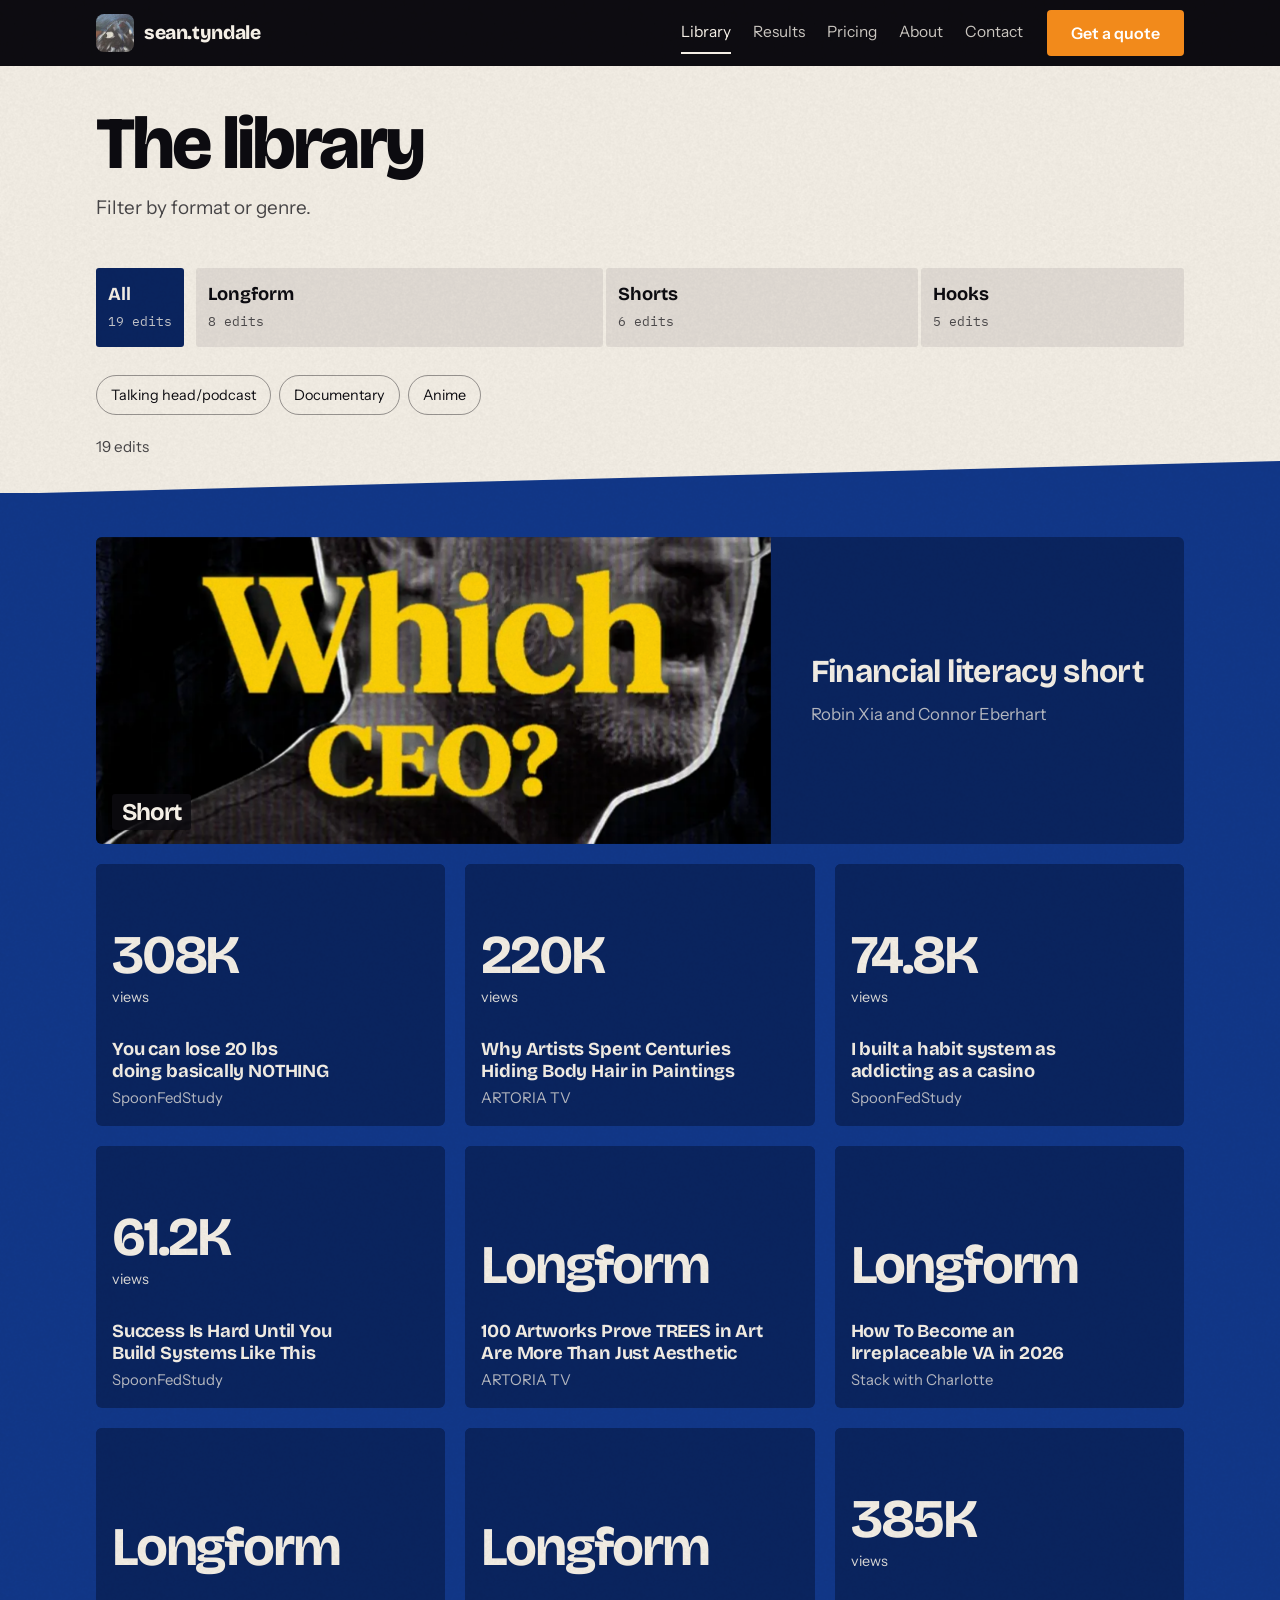
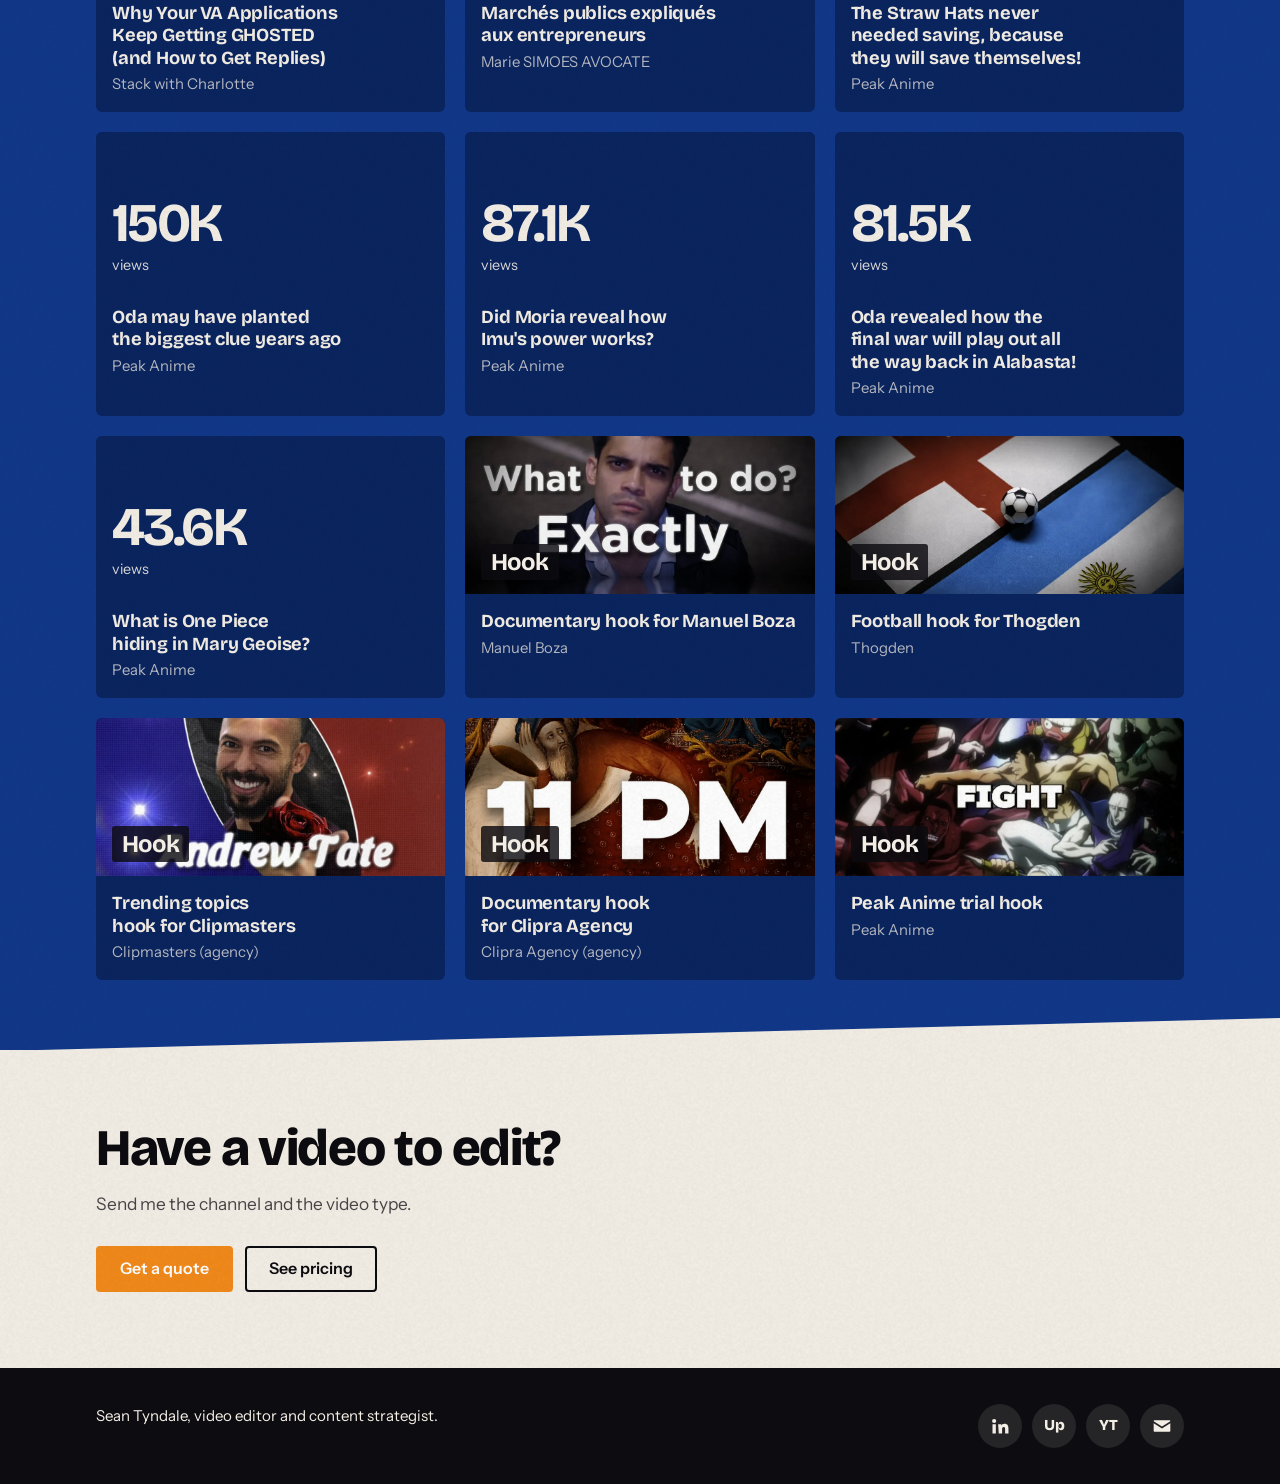
<file: library.html>
<!doctype html><html lang="en"><head><!-- build B227-202610231635 --><meta charset="utf-8"><meta name="viewport" content="width=device-width, initial-scale=1, viewport-fit=cover"><title>Video Editing Portfolio: Longform, Shorts and Hooks | Sean Tyndale</title><meta name="description" content="Browse edits by format and genre: talking head and podcast, documentary and anime. Real YouTube videos and sample hooks by Sean Tyndale."><link rel="canonical" href="https://seantyndale.com/library.html"><meta name="robots" content="index, follow, max-image-preview:large"><meta name="author" content="Sean Tyndale"><meta property="og:type" content="website"><meta property="og:site_name" content="Sean Tyndale Edits"><meta property="og:locale" content="en_US"><meta property="og:title" content="Video Editing Portfolio: Longform, Shorts and Hooks | Sean Tyndale"><meta property="og:description" content="Browse edits by format and genre: talking head and podcast, documentary and anime. Real YouTube videos and sample hooks by Sean Tyndale."><meta property="og:url" content="https://seantyndale.com/library.html"><meta property="og:image" content="https://seantyndale.com/img/og.jpg"><meta property="og:image:width" content="1200"><meta property="og:image:height" content="630"><meta property="og:image:alt" content="Sean Tyndale, freelance video editor, smiling while he works on a tablet"><meta name="twitter:card" content="summary_large_image"><meta name="twitter:title" content="Video Editing Portfolio: Longform, Shorts and Hooks | Sean Tyndale"><meta name="twitter:description" content="Browse edits by format and genre: talking head and podcast, documentary and anime. Real YouTube videos and sample hooks by Sean Tyndale."><meta name="twitter:image" content="https://seantyndale.com/img/og.jpg"><link rel="icon" type="image/png" href="img/favicon.png"><link rel="preload" href="fonts/bricolage.woff2" as="font" type="font/woff2" crossorigin><link rel="preload" href="fonts/instrument-400.woff2" as="font" type="font/woff2" crossorigin><script>document.documentElement.className="js"</script><link rel="preconnect" href="https://i.ytimg.com"><link rel="stylesheet" href="styles.css?v=B227-202610231635"></head><body><header class="site-head"><div class="wrap head-in"><a class="mark" href="index.html" aria-label="sean.tyndale, home"><img class="mark-icon" src="img/bear-icon.webp" alt="" width="96" height="96" decoding="async"><span class="mark-name">sean.tyndale</span></a><nav class="links" aria-label="Pages"><a href="library.html" aria-current="page">Library</a><a href="results.html">Results</a><a href="pricing.html">Pricing</a><a href="about.html">About</a><a href="contact.html">Contact</a></nav><a class="btn btn-cta" href="contact.html">Get a quote</a></div></header><main><section class="page-head lib-head"><div class="wrap"><h1>The library</h1><p class="sub">Filter by format or genre.</p></div></section>
<section class="band band-frost lib-filter" style="padding-block:96px 40px"><div class="wrap">
  <div class="timeline" role="group" aria-label="Format">
    <button class="seg tl-all" type="button" data-format="All" aria-pressed="false"><span class="nm">All</span><span class="ct" id="ct-All"></span></button>
    <div class="tl-track" id="track"></div>
  </div>
  <div class="filters"><div class="chips" role="group" aria-label="Genre" id="chips"></div></div>
  <p class="count" id="count" aria-live="polite" style="margin-top:20px"></p>
</div></section>
<section class="band band-teal lib-grid" style="padding-top:64px;padding-bottom:72px"><div class="wrap">
  <div class="grid" id="libgrid"></div>
  <div class="empty" id="empty" hidden>Nothing matches those filters. <button type="button" class="clear" id="clear2">Clear the genre filters</button> to see the whole group again.</div>
</div></section>
<section class="band band-frost cta-band last"><div class="wrap"><h2>Have a video to edit?</h2><p class="lede">Send me the channel and the video type.</p><div class="hero-actions"><a class="btn btn-cta" href="contact.html">Get a quote</a><a class="btn btn-ghost" href="pricing.html">See pricing</a></div></div></section></main><footer class="site-foot"><div class="wrap foot-in"><span>Sean Tyndale, video editor and content strategist.</span><div class="foot-icons"><a href="https://www.linkedin.com/in/seantyndale/" target="_blank" rel="noopener" aria-label="LinkedIn"><svg viewBox="0 0 24 24" aria-hidden="true"><path d="M4.98 3.5a2.5 2.5 0 1 1 0 5 2.5 2.5 0 0 1 0-5zM3 9.75h4V21H3zM9.75 9.75h3.8v1.6h.06c.53-1 1.83-2.05 3.77-2.05 4.03 0 4.77 2.65 4.77 6.1V21h-4v-5.05c0-1.2-.02-2.75-1.68-2.75-1.68 0-1.94 1.31-1.94 2.66V21h-4z"/></svg></a><a href="https://www.upwork.com/freelancers/~01fd2a1ac1d4c8163d" target="_blank" rel="noopener" aria-label="Upwork">Up</a><a href="https://ytjobs.co/talent/profile/598600" target="_blank" rel="noopener" aria-label="YT Jobs">YT</a><a href="mailto:styndale3gatech@gmail.com" aria-label="Email"><svg viewBox="0 0 24 24" aria-hidden="true"><path d="M3 5h18a1 1 0 0 1 1 1v.4l-10 6.3L2 6.4V6a1 1 0 0 1 1-1zm19 3.75V18a1 1 0 0 1-1 1H3a1 1 0 0 1-1-1V8.75l10 6.3z"/></svg></a></div></div></footer><script>window.FIRST_THUMB="[data-uri]"</script><script src="data.js?v=B227-202610231635"></script><script src="site.js?v=B227-202610231635"></script><script data-goatcounter="https://seantyndale.goatcounter.com/count" async src="//gc.zgo.at/count.js"></script></body></html>
</file>
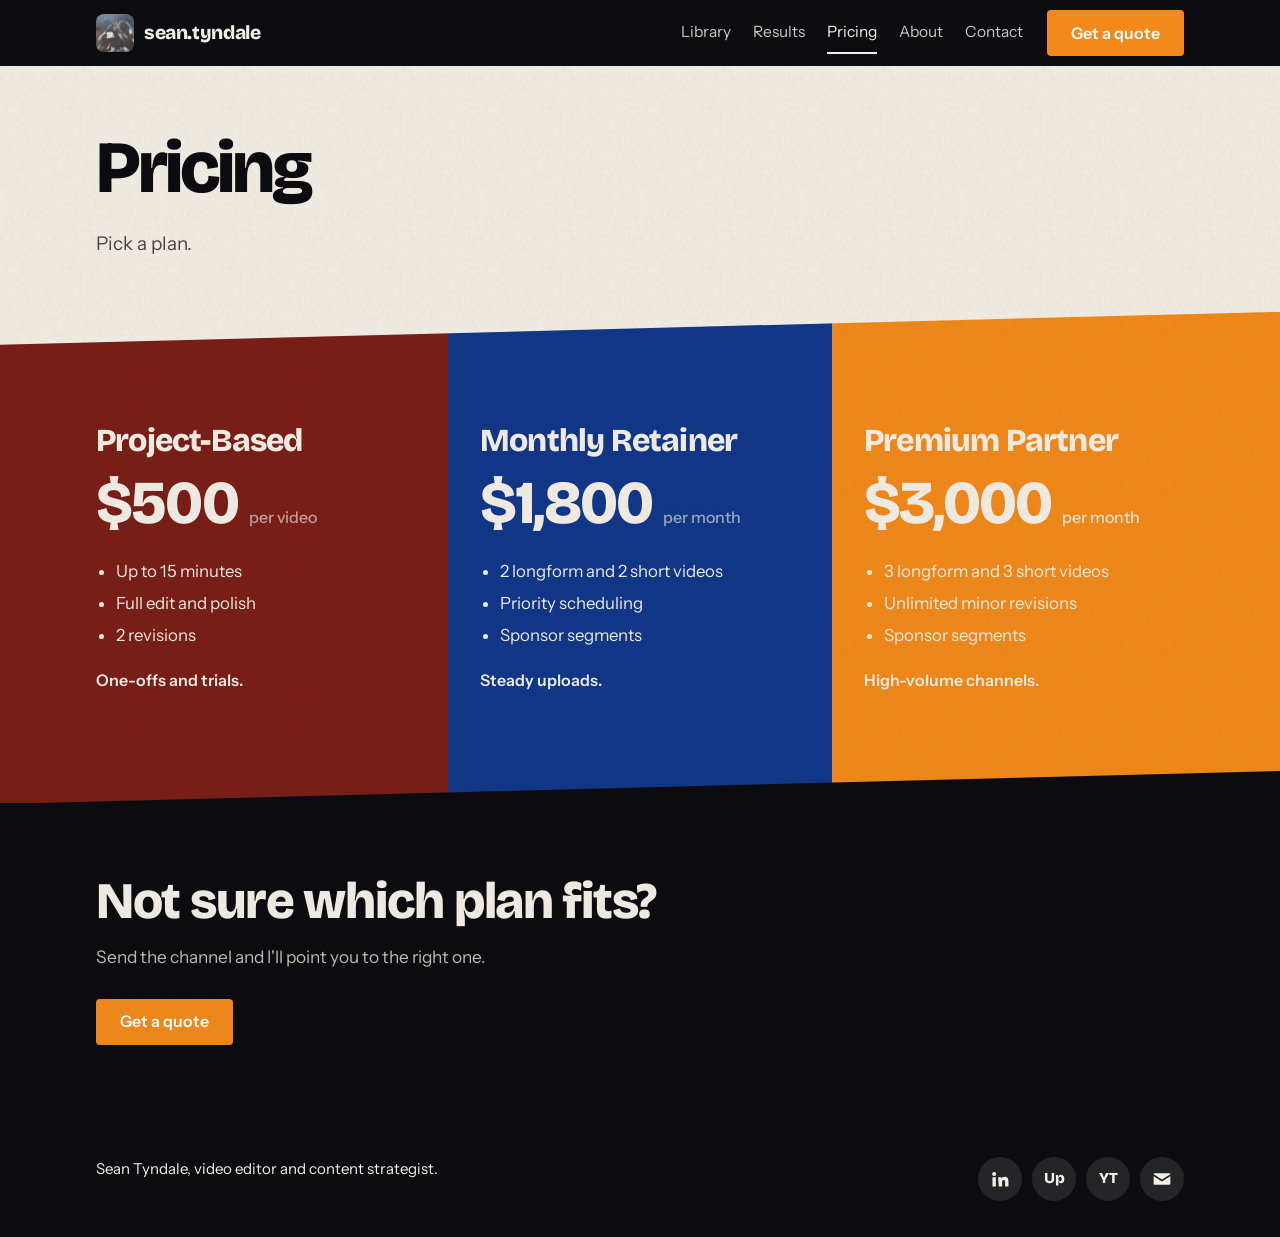
<file: pricing.html>
<!doctype html><html lang="en"><head><!-- build B227-202610231635 --><meta charset="utf-8"><meta name="viewport" content="width=device-width, initial-scale=1, viewport-fit=cover"><title>Video Editing Pricing for YouTubers, From $500 per Video | Sean Tyndale</title><meta name="description" content="Simple video editing pricing: $500 per video, a $1,800 monthly retainer or a $3,000 premium partner plan for high-volume YouTube channels."><link rel="canonical" href="https://seantyndale.com/pricing.html"><meta name="robots" content="index, follow, max-image-preview:large"><meta name="author" content="Sean Tyndale"><meta property="og:type" content="website"><meta property="og:site_name" content="Sean Tyndale Edits"><meta property="og:locale" content="en_US"><meta property="og:title" content="Video Editing Pricing for YouTubers, From $500 per Video | Sean Tyndale"><meta property="og:description" content="Simple video editing pricing: $500 per video, a $1,800 monthly retainer or a $3,000 premium partner plan for high-volume YouTube channels."><meta property="og:url" content="https://seantyndale.com/pricing.html"><meta property="og:image" content="https://seantyndale.com/img/og.jpg"><meta property="og:image:width" content="1200"><meta property="og:image:height" content="630"><meta property="og:image:alt" content="Sean Tyndale, freelance video editor, smiling while he works on a tablet"><meta name="twitter:card" content="summary_large_image"><meta name="twitter:title" content="Video Editing Pricing for YouTubers, From $500 per Video | Sean Tyndale"><meta name="twitter:description" content="Simple video editing pricing: $500 per video, a $1,800 monthly retainer or a $3,000 premium partner plan for high-volume YouTube channels."><meta name="twitter:image" content="https://seantyndale.com/img/og.jpg"><link rel="icon" type="image/png" href="img/favicon.png"><link rel="preload" href="fonts/bricolage.woff2" as="font" type="font/woff2" crossorigin><link rel="preload" href="fonts/instrument-400.woff2" as="font" type="font/woff2" crossorigin><script>document.documentElement.className="js"</script><link rel="stylesheet" href="styles.css?v=B227-202610231635"></head><body><header class="site-head"><div class="wrap head-in"><a class="mark" href="index.html" aria-label="sean.tyndale, home"><img class="mark-icon" src="img/bear-icon.webp" alt="" width="96" height="96" decoding="async"><span class="mark-name">sean.tyndale</span></a><nav class="links" aria-label="Pages"><a href="library.html">Library</a><a href="results.html">Results</a><a href="pricing.html" aria-current="page">Pricing</a><a href="about.html">About</a><a href="contact.html">Contact</a></nav><a class="btn btn-cta" href="contact.html">Get a quote</a></div></header><main><section class="page-head"><div class="wrap"><h1>Pricing</h1><p class="sub">Pick a plan.</p></div></section>
<section class="plans">
  <div class="plan p1">
    <h2>Project-Based</h2><div class="price">$500 <small>per video</small></div>
    <ul><li>Up to 15 minutes</li><li>Full edit and polish</li><li>2 revisions</li></ul>
    <p class="fit">One-offs and trials.</p>
  </div>
  <div class="plan p2">
    <h2>Monthly Retainer</h2><div class="price">$1,800 <small>per month</small></div>
    <ul><li>2 longform and 2 short videos</li><li>Priority scheduling</li><li>Sponsor segments</li></ul>
    <p class="fit">Steady uploads.</p>
  </div>
  <div class="plan p3">
    <h2>Premium Partner</h2><div class="price">$3,000 <small>per month</small></div>
    <ul><li>3 longform and 3 short videos</li><li>Unlimited minor revisions</li><li>Sponsor segments</li></ul>
    <p class="fit">High-volume channels.</p>
  </div>
</section>
<section class="band band-frost cta-ink cta-band last"><div class="wrap"><h2>Not sure which plan fits?</h2><p class="lede">Send the channel and I'll point you to the right one.</p><div class="hero-actions"><a class="btn btn-cta" href="contact.html">Get a quote</a></div></div></section></main><footer class="site-foot"><div class="wrap foot-in"><span>Sean Tyndale, video editor and content strategist.</span><div class="foot-icons"><a href="https://www.linkedin.com/in/seantyndale/" target="_blank" rel="noopener" aria-label="LinkedIn"><svg viewBox="0 0 24 24" aria-hidden="true"><path d="M4.98 3.5a2.5 2.5 0 1 1 0 5 2.5 2.5 0 0 1 0-5zM3 9.75h4V21H3zM9.75 9.75h3.8v1.6h.06c.53-1 1.83-2.05 3.77-2.05 4.03 0 4.77 2.65 4.77 6.1V21h-4v-5.05c0-1.2-.02-2.75-1.68-2.75-1.68 0-1.94 1.31-1.94 2.66V21h-4z"/></svg></a><a href="https://www.upwork.com/freelancers/~01fd2a1ac1d4c8163d" target="_blank" rel="noopener" aria-label="Upwork">Up</a><a href="https://ytjobs.co/talent/profile/598600" target="_blank" rel="noopener" aria-label="YT Jobs">YT</a><a href="mailto:styndale3gatech@gmail.com" aria-label="Email"><svg viewBox="0 0 24 24" aria-hidden="true"><path d="M3 5h18a1 1 0 0 1 1 1v.4l-10 6.3L2 6.4V6a1 1 0 0 1 1-1zm19 3.75V18a1 1 0 0 1-1 1H3a1 1 0 0 1-1-1V8.75l10 6.3z"/></svg></a></div></div></footer><script src="data.js?v=B227-202610231635"></script><script src="site.js?v=B227-202610231635"></script><script data-goatcounter="https://seantyndale.goatcounter.com/count" async src="//gc.zgo.at/count.js"></script></body></html>
</file>
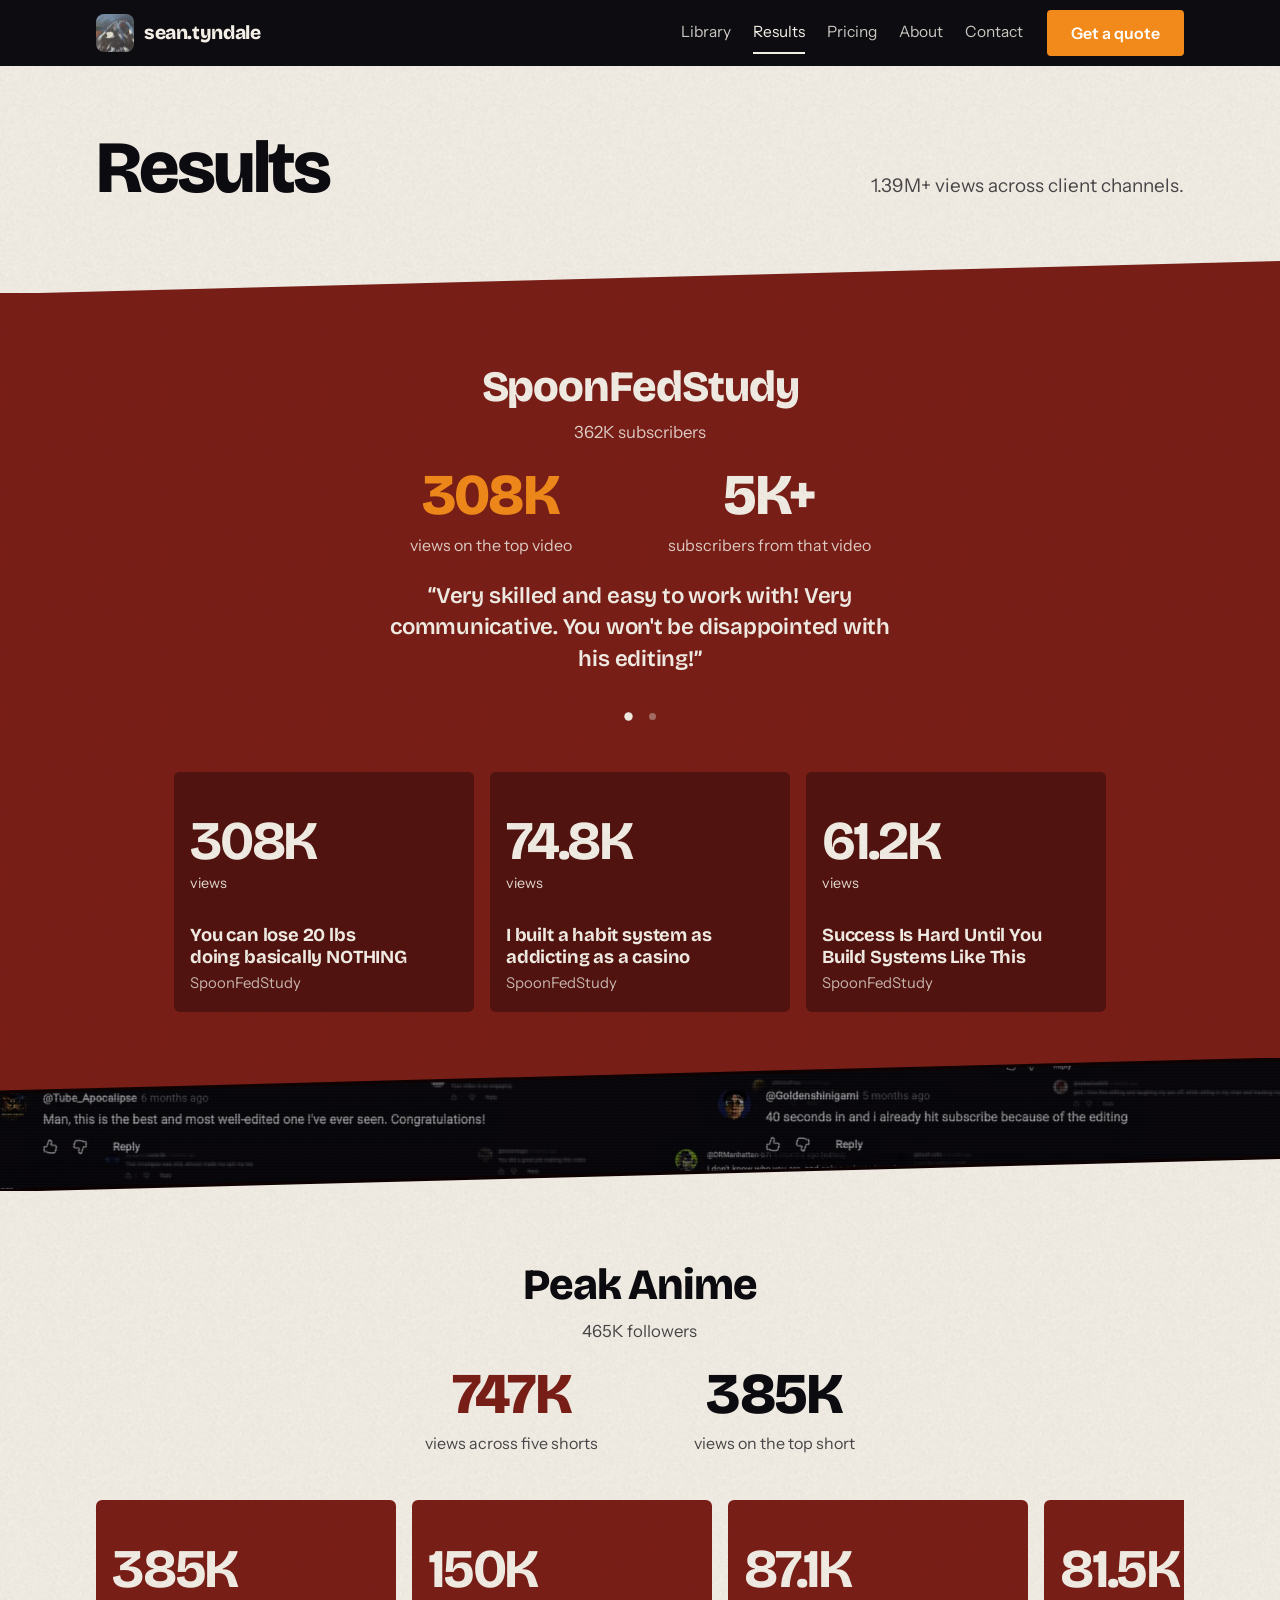
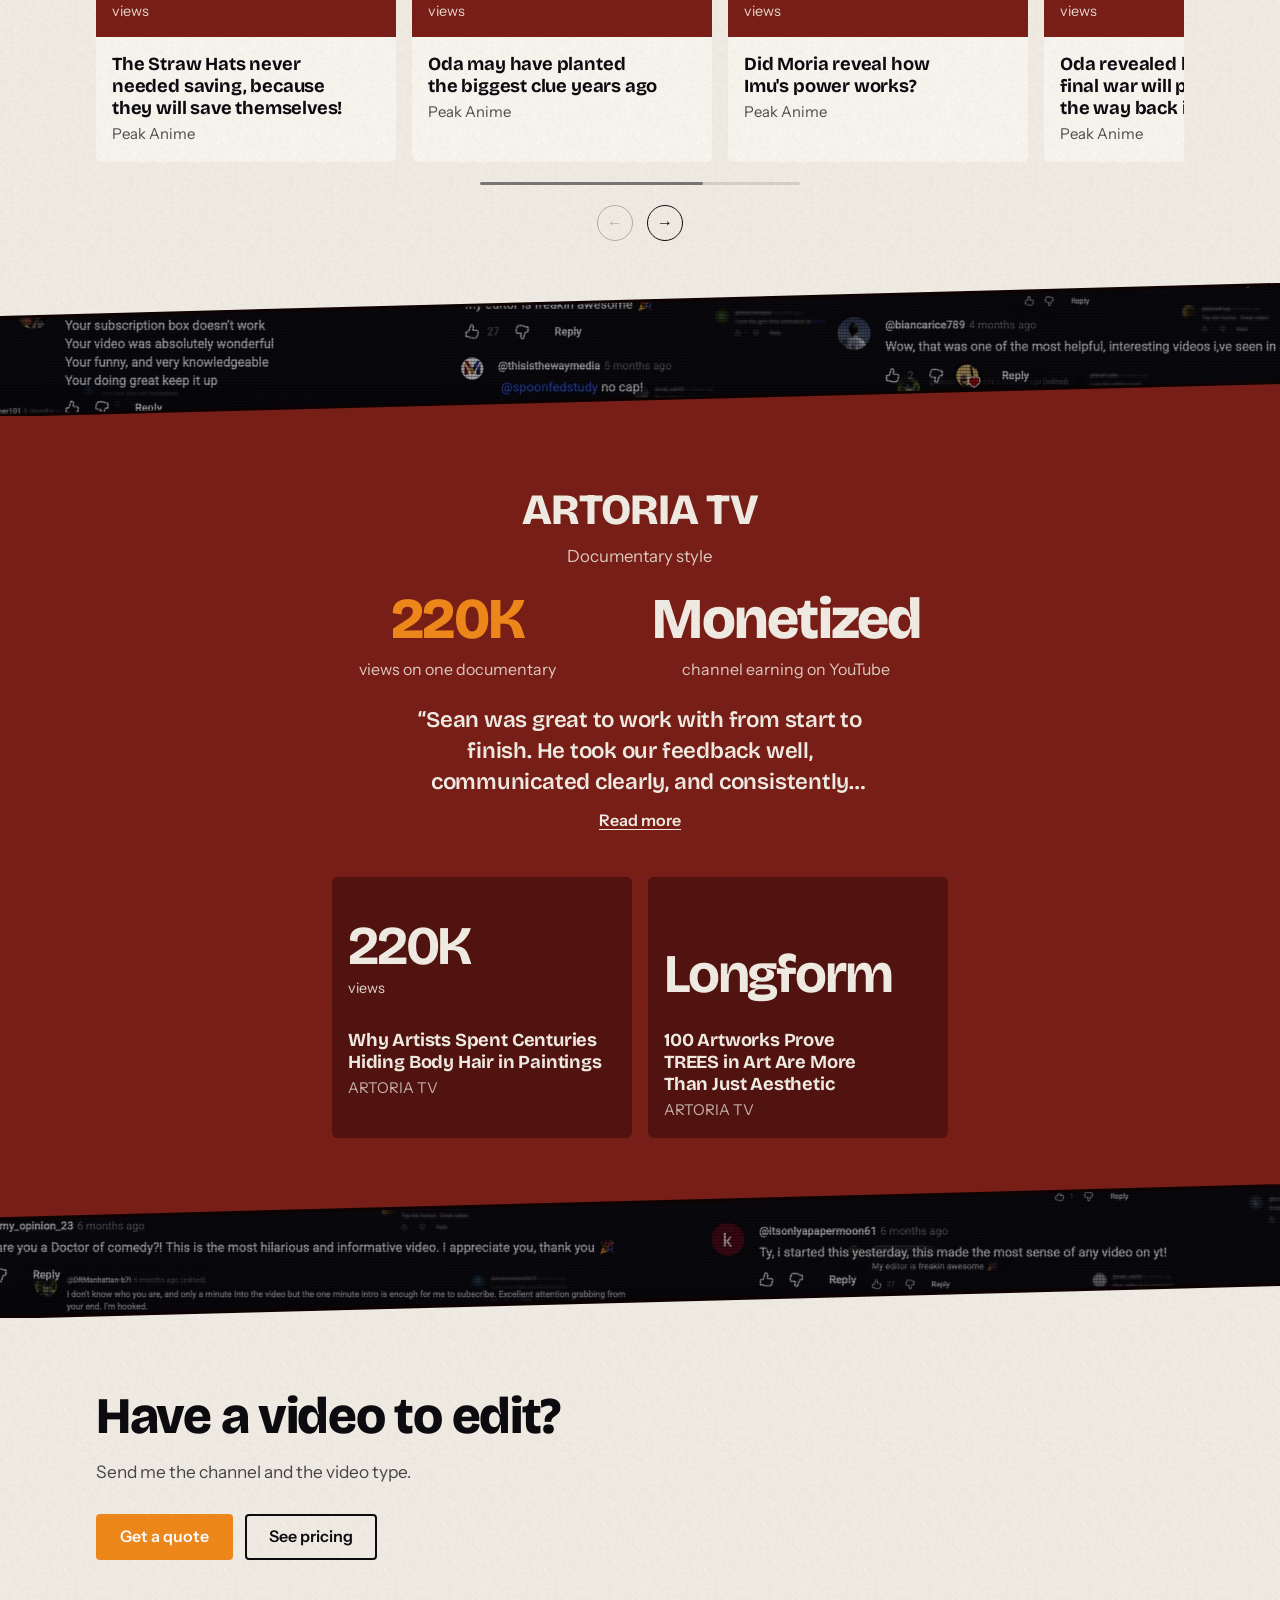
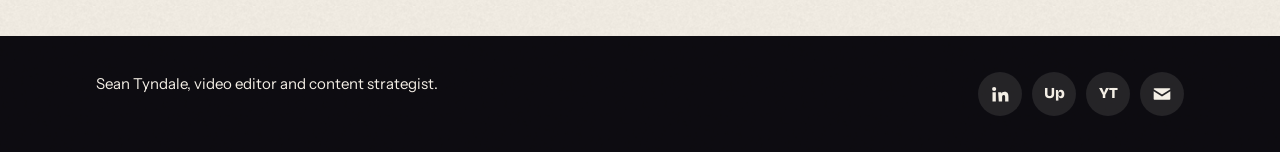
<file: results.html>
<!doctype html><html lang="en"><head><!-- build B227-202610231635 --><meta charset="utf-8"><meta name="viewport" content="width=device-width, initial-scale=1, viewport-fit=cover"><title>Results: 1.39M+ Views Edited for YouTube Channels | Sean Tyndale</title><meta name="description" content="Case studies from SpoonFedStudy, Peak Anime and ARTORIA TV, including a 308K view video and 220K views that tipped a channel into monetization."><link rel="canonical" href="https://seantyndale.com/results.html"><meta name="robots" content="index, follow, max-image-preview:large"><meta name="author" content="Sean Tyndale"><meta property="og:type" content="website"><meta property="og:site_name" content="Sean Tyndale Edits"><meta property="og:locale" content="en_US"><meta property="og:title" content="Results: 1.39M+ Views Edited for YouTube Channels | Sean Tyndale"><meta property="og:description" content="Case studies from SpoonFedStudy, Peak Anime and ARTORIA TV, including a 308K view video and 220K views that tipped a channel into monetization."><meta property="og:url" content="https://seantyndale.com/results.html"><meta property="og:image" content="https://seantyndale.com/img/og.jpg"><meta property="og:image:width" content="1200"><meta property="og:image:height" content="630"><meta property="og:image:alt" content="Sean Tyndale, freelance video editor, smiling while he works on a tablet"><meta name="twitter:card" content="summary_large_image"><meta name="twitter:title" content="Results: 1.39M+ Views Edited for YouTube Channels | Sean Tyndale"><meta name="twitter:description" content="Case studies from SpoonFedStudy, Peak Anime and ARTORIA TV, including a 308K view video and 220K views that tipped a channel into monetization."><meta name="twitter:image" content="https://seantyndale.com/img/og.jpg"><link rel="icon" type="image/png" href="img/favicon.png"><link rel="preload" href="fonts/bricolage.woff2" as="font" type="font/woff2" crossorigin><link rel="preload" href="fonts/instrument-400.woff2" as="font" type="font/woff2" crossorigin><script>document.documentElement.className="js"</script><link rel="preconnect" href="https://i.ytimg.com"><link rel="preload" as="image" type="image/webp" href="img/cb-a-far.webp"><link rel="preload" as="image" type="image/webp" href="img/cb-a-mid.webp"><link rel="preload" as="image" type="image/webp" href="img/cb-a-near.webp"><link rel="stylesheet" href="styles.css?v=B227-202610231635"></head><body><header class="site-head"><div class="wrap head-in"><a class="mark" href="index.html" aria-label="sean.tyndale, home"><img class="mark-icon" src="img/bear-icon.webp" alt="" width="96" height="96" decoding="async"><span class="mark-name">sean.tyndale</span></a><nav class="links" aria-label="Pages"><a href="library.html">Library</a><a href="results.html" aria-current="page">Results</a><a href="pricing.html">Pricing</a><a href="about.html">About</a><a href="contact.html">Contact</a></nav><a class="btn btn-cta" href="contact.html">Get a quote</a></div></header><main><section class="page-head rh-row"><div class="wrap rh-grid"><h1>Results</h1><p class="sub">1.39M+ views across client channels.</p></div></section>
<section class="band band-blue"><div class="wrap">
  <div class="client-row">
    <div><h2>SpoonFedStudy</h2><p class="who">362K subscribers</p></div>
    <div class="bignums">
      <div><b>308K</b><span>views on the top video</span></div>
      <div><b>5K+</b><span>subscribers from that video</span></div>
    </div>
    <div class="rq" id="rq" aria-live="off">
      <blockquote class="quote rq-item on"><p>“Very skilled and easy to work with! Very communicative. You won't be disappointed with his editing!”</p></blockquote>
      <blockquote class="quote rq-item"><p>“You are a visual and sound design wizard. I love it!”</p></blockquote>
    </div>
    <div class="rq-dots" id="rq-dots"></div>
  </div>
  <div class="carousel" data-client="SpoonFedStudy">
    <div class="car-head"><span class="car-count"></span><span class="car-btns"><button type="button" class="car-prev" aria-label="Previous">&#8592;</button><button type="button" class="car-next" aria-label="Next">&#8594;</button></span></div>
    <div class="car-track" tabindex="0" aria-label="SpoonFedStudy videos"></div>
  </div>
</div></section>
<div class="peek" role="img" aria-label="Viewer comments on SpoonFedStudy videos scrolling past"><div class="peek-c"><div class="stage"><i class="ly" data-src="img/cb-a-far.webp" style="--w:2592px;--d:80.00s"></i><i class="ly" data-src="img/cb-a-mid.webp" style="--w:2288px;--d:40.00s"></i><i class="ly" data-src="img/cb-a-near.webp" style="--w:2560px;--d:26.67s"></i></div></div></div>
<section class="band band-frost"><div class="wrap">
  <div class="client-row">
    <div><h2>Peak Anime</h2><p class="who">465K followers</p></div>
    <div class="bignums">
      <div><b>747K</b><span>views across five shorts</span></div>
      <div><b>385K</b><span>views on the top short</span></div>
    </div>
  </div>
  <div class="carousel" data-client="Peak Anime">
    <div class="car-head"><span class="car-count"></span><span class="car-btns"><button type="button" class="car-prev" aria-label="Previous">&#8592;</button><button type="button" class="car-next" aria-label="Next">&#8594;</button></span></div>
    <div class="car-track" tabindex="0" aria-label="Peak Anime videos"></div>
  </div>
</div></section>
<div class="peek" role="img" aria-label="Viewer comments on SpoonFedStudy videos scrolling past"><div class="peek-c"><div class="stage"><i class="ly" data-src="img/cb-c-far.webp" style="--w:2608px;--d:80.00s"></i><i class="ly" data-src="img/cb-c-mid.webp" style="--w:2176px;--d:40.00s"></i><i class="ly" data-src="img/cb-c-near.webp" style="--w:2622px;--d:26.67s"></i></div></div></div><section class="band band-blue"><div class="wrap">
  <div class="client-row">
    <div><h2>ARTORIA TV</h2><p class="who">Documentary style</p></div>
    <div class="bignums">
      <div><b>220K</b><span>views on one documentary</span></div>
      <div><b>Monetized</b><span>channel earning on YouTube</span></div>
    </div>
    <blockquote class="quote clamp"><p>“Sean was great to work with from start to finish. He took our feedback well, communicated clearly, and consistently delivered high-quality edits that fit the style of our channel. His sense of pacing and attention to detail made the videos feel more engaging. He was always professional, reliable and genuinely cared about producing great work. I'd definitely recommend Sean!”</p><button type="button" class="more-btn" aria-expanded="false">Read more</button></blockquote>
  </div>
  <div class="carousel" data-client="ARTORIA TV">
    <div class="car-head"><span class="car-count"></span><span class="car-btns"><button type="button" class="car-prev" aria-label="Previous">&#8592;</button><button type="button" class="car-next" aria-label="Next">&#8594;</button></span></div>
    <div class="car-track" tabindex="0" aria-label="ARTORIA TV videos"></div>
  </div>
</div></section>
<div class="peek" role="img" aria-label="Viewer comments on SpoonFedStudy videos scrolling past"><div class="peek-c"><div class="stage"><i class="ly" data-src="img/cb-b-far.webp" style="--w:2560px;--d:80.00s"></i><i class="ly" data-src="img/cb-b-mid.webp" style="--w:2250px;--d:40.00s"></i><i class="ly" data-src="img/cb-b-near.webp" style="--w:2712px;--d:26.67s"></i></div></div></div><section class="band band-frost cta-band last"><div class="wrap"><h2>Have a video to edit?</h2><p class="lede">Send me the channel and the video type.</p><div class="hero-actions"><a class="btn btn-cta" href="contact.html">Get a quote</a><a class="btn btn-ghost" href="pricing.html">See pricing</a></div></div></section></main><footer class="site-foot"><div class="wrap foot-in"><span>Sean Tyndale, video editor and content strategist.</span><div class="foot-icons"><a href="https://www.linkedin.com/in/seantyndale/" target="_blank" rel="noopener" aria-label="LinkedIn"><svg viewBox="0 0 24 24" aria-hidden="true"><path d="M4.98 3.5a2.5 2.5 0 1 1 0 5 2.5 2.5 0 0 1 0-5zM3 9.75h4V21H3zM9.75 9.75h3.8v1.6h.06c.53-1 1.83-2.05 3.77-2.05 4.03 0 4.77 2.65 4.77 6.1V21h-4v-5.05c0-1.2-.02-2.75-1.68-2.75-1.68 0-1.94 1.31-1.94 2.66V21h-4z"/></svg></a><a href="https://www.upwork.com/freelancers/~01fd2a1ac1d4c8163d" target="_blank" rel="noopener" aria-label="Upwork">Up</a><a href="https://ytjobs.co/talent/profile/598600" target="_blank" rel="noopener" aria-label="YT Jobs">YT</a><a href="mailto:styndale3gatech@gmail.com" aria-label="Email"><svg viewBox="0 0 24 24" aria-hidden="true"><path d="M3 5h18a1 1 0 0 1 1 1v.4l-10 6.3L2 6.4V6a1 1 0 0 1 1-1zm19 3.75V18a1 1 0 0 1-1 1H3a1 1 0 0 1-1-1V8.75l10 6.3z"/></svg></a></div></div></footer><script src="data.js?v=B227-202610231635"></script><script src="site.js?v=B227-202610231635"></script><script data-goatcounter="https://seantyndale.goatcounter.com/count" async src="//gc.zgo.at/count.js"></script></body></html>
</file>
<file: styles.css>
@font-face{font-family:Bricolage Grotesque;font-style:normal;font-weight:200 800;font-display:swap;src:url(fonts/bricolage.woff2) format("woff2")}@font-face{font-family:Instrument Sans;font-style:normal;font-weight:400;font-display:swap;src:url(fonts/instrument-400.woff2) format("woff2")}@font-face{font-family:Instrument Sans;font-style:normal;font-weight:500;font-display:swap;src:url(fonts/instrument-500.woff2) format("woff2")}@font-face{font-family:Instrument Sans;font-style:normal;font-weight:600;font-display:swap;src:url(fonts/instrument-600.woff2) format("woff2")}@font-face{font-family:IBM Plex Mono;font-style:normal;font-weight:400;font-display:swap;src:url(fonts/plexmono-400.woff2) format("woff2")}@font-face{font-family:IBM Plex Mono;font-style:normal;font-weight:500;font-display:swap;src:url(fonts/plexmono-500.woff2) format("woff2")}@font-face{font-family:Bricolage Grotesque;font-style:normal;font-weight:200 800;font-display:swap;src:url(fonts/bricolage.woff2) format("woff2")}@font-face{font-family:Instrument Sans;font-style:normal;font-weight:400;font-display:swap;src:url(fonts/instrument-400.woff2) format("woff2")}@font-face{font-family:Instrument Sans;font-style:normal;font-weight:500;font-display:swap;src:url(fonts/instrument-500.woff2) format("woff2")}@font-face{font-family:Instrument Sans;font-style:normal;font-weight:600;font-display:swap;src:url(fonts/instrument-600.woff2) format("woff2")}@font-face{font-family:IBM Plex Mono;font-style:normal;font-weight:400;font-display:swap;src:url(fonts/plexmono-400.woff2) format("woff2")}@font-face{font-family:IBM Plex Mono;font-style:normal;font-weight:500;font-display:swap;src:url(fonts/plexmono-500.woff2) format("woff2")}:root{--ink: #0D0C11;--blue: #7A1F18;--teal: #12388A;--orange: #F28A1B;--frost: #F4EFE6;--gold: #F6B72E;--card-ink: #15141C;--font-display: "Bricolage Grotesque", "Arial Narrow", Arial, sans-serif;--font-body: "Instrument Sans", Arial, Helvetica, sans-serif;--font-mono: "IBM Plex Mono", "Courier New", monospace;--bg: var(--ink);--fg: var(--frost);--muted: rgba(244, 239, 230, .74);--line: rgba(244, 239, 230, .2);--card: var(--card-ink);--card-fg: var(--frost);--card-muted: rgba(244, 239, 230, .74);color-scheme:dark}.band-blue{--bg: var(--blue);--fg: var(--frost);--muted: rgba(244,239,230,.84);--line: rgba(244,239,230,.34);--card-fg: var(--frost);--card-muted: rgba(244,239,230,.74)}.band-teal{--bg: var(--teal);--fg: var(--frost);--muted: rgba(244,239,230,.86);--line: rgba(244,239,230,.34);--card: var(--ink);--card-fg: var(--frost);--card-muted: rgba(244,239,230,.74)}.band-frost,.hero,.page-head{--bg: var(--frost);--fg: var(--ink);--muted: rgba(13,12,17,.74);--line: rgba(13,12,17,.24);--card: #FBF8F2;--card-fg: var(--ink);--card-muted: rgba(13,12,17,.72)}.band{background:var(--bg);color:var(--fg);padding-top:104px;padding-bottom:76px;margin-top:-34px;-webkit-clip-path:polygon(0 33px,100% 0,100% 100%,0 100%);clip-path:polygon(0 33px,100% 0,100% 100%,0 100%);position:relative}.band.last{-webkit-clip-path:polygon(0 33px,100% 0,100% 100%,0 100%);clip-path:polygon(0 33px,100% 0,100% 100%,0 100%)}*{box-sizing:border-box}html{scroll-behavior:smooth;scroll-padding-top:120px;background:var(--ink)}body{margin:0;background:var(--ink);color:var(--frost);font-family:var(--font-body);font-size:16px;line-height:1.55}body:before{content:"";position:fixed;inset:0 0 auto;height:env(safe-area-inset-top,0px);z-index:20;background:var(--ink)}a{color:inherit}:focus-visible{outline:3px solid var(--frost);outline-offset:3px}.band-frost :focus-visible,.hero :focus-visible,.page-head :focus-visible{outline-color:var(--blue)}h1,h2,h3{font-family:var(--font-display);text-wrap:balance;margin:0;line-height:1.04;letter-spacing:-.025em}p{margin:0}.wrap{max-width:1120px;margin-left:auto;margin-right:auto;padding-left:max(16px,env(safe-area-inset-left,0px));padding-right:max(16px,env(safe-area-inset-right,0px))}h2{font-size:clamp(2rem,4.6vw,3.2rem);font-weight:800;max-width:20ch}h3{font-weight:700}.lede{color:var(--muted);max-width:60ch;margin-top:16px;font-size:1.08rem}.site-head{position:-webkit-sticky;position:sticky;top:env(safe-area-inset-top,0px);z-index:19;background:var(--ink)}.head-in{display:flex;flex-wrap:wrap;align-items:center;gap:4px 24px;padding-block:10px}.mark{font-family:var(--font-display);font-weight:800;font-size:1.2rem;color:var(--frost);text-decoration:none;letter-spacing:-.02em;margin-right:auto}.links{display:flex;gap:22px}.links a{color:#f4efe6d1;text-decoration:none;font-size:.97rem;padding:8px 0;border-bottom:2px solid transparent}.links a:hover{color:var(--frost)}.links a[aria-current=page]{color:var(--frost);border-bottom-color:var(--frost)}.btn{display:inline-flex;align-items:center;justify-content:center;min-height:46px;padding:0 22px;border-radius:4px;font-family:var(--font-body);font-weight:600;font-size:1rem;text-decoration:none;cursor:pointer;border:2px solid transparent}.btn-ghost{background:transparent;color:var(--fg);border-color:var(--fg)}.btn-ghost:hover{background:#f4efe61f}.band-frost .btn-ghost:hover,.hero .btn-ghost:hover,.page-head .btn-ghost:hover{background:#0d0c1114}.hero,.page-head{position:relative;overflow:hidden;color:var(--ink);background:var(--frost)}.page-head{padding-block:64px 88px}.hero{padding-block:72px 108px}.hero .wrap{display:grid;gap:40px 56px;grid-template-columns:minmax(0,1fr) minmax(0,1fr);align-items:center}.hero h1{font-size:clamp(2.6rem,6.2vw,4.9rem);max-width:13ch;line-height:.98;letter-spacing:-.035em}.badge{display:inline-block;background:var(--ink);color:var(--frost);font-family:var(--font-display);font-weight:700;font-size:1rem;padding:7px 14px;border-radius:3px;margin-bottom:24px}.art{margin:0}.art img{display:block;width:100%;height:auto;aspect-ratio:5 / 4;object-fit:cover;object-position:58% 30%;-webkit-clip-path:polygon(14% 0,100% 0,100% 100%,0 100%);clip-path:polygon(14% 0,100% 0,100% 100%,0 100%)}.rain{position:absolute;top:0;right:0;bottom:0;left:0;width:100%;height:100%;pointer-events:none}.hero .wrap,.page-head .wrap{position:relative}.role{font-weight:500;margin-bottom:20px;font-size:1.05rem}h1{font-size:clamp(2.8rem,8.6vw,6.6rem);font-weight:800;max-width:13ch;letter-spacing:-.04em}.page-head h1{font-size:clamp(2.4rem,6.4vw,4.6rem);max-width:16ch}.hero .sub,.page-head .sub{font-size:1.18rem;max-width:52ch;margin-top:22px;color:var(--muted)}.hero-actions{display:flex;flex-wrap:wrap;gap:12px;margin-top:32px}.facts{flex-wrap:wrap;margin:44px 0 0;padding:0}.facts dt{font-family:var(--font-display);font-size:2.3rem;font-weight:800;letter-spacing:-.03em;line-height:1}.facts dd{margin:2px 0 0;color:var(--muted);font-size:.95rem}.grid{display:grid;gap:20px;grid-template-columns:repeat(auto-fill,minmax(min(100%,300px),1fr));margin-top:32px}.grid.two{grid-template-columns:repeat(auto-fit,minmax(min(100%,440px),1fr))}.card{display:flex;flex-direction:column;min-width:0;background:var(--card);color:var(--card-fg);border-radius:6px;overflow:hidden}.thumb{position:relative;aspect-ratio:2.2 / 1;max-width:100%;display:flex;flex-direction:column;justify-content:flex-end;padding:16px 16px 14px;overflow:hidden;background:var(--blue);color:var(--frost)}.thumb .tc,.thumb .res{position:absolute;z-index:1;font-family:var(--font-mono);font-size:.75rem;background:#0d0c11c7;color:var(--frost);padding:2px 6px;border-radius:3px}.card-body{display:flex;flex-direction:column;padding:16px;flex:1;min-width:0}.card h3{font-size:1.15rem;line-height:1.2;letter-spacing:-.01em}.client{color:var(--card-muted);font-size:.93rem}.desc{color:var(--card-muted);font-size:.94rem}.watch{margin-top:auto;padding-top:6px;font-weight:600;font-size:.96rem;color:var(--card-fg)}.timeline{margin-top:8px;display:flex;align-items:stretch;gap:12px}.tl-track{flex:1;display:flex;gap:3px;min-width:0}.seg{position:relative;flex-grow:var(--n, 1);flex-basis:0;min-width:88px;text-align:left;cursor:pointer;font:inherit;color:var(--frost);background:#0d0c1166;border:0;border-radius:3px;padding:12px 12px 14px}.seg .nm{font-family:var(--font-display);font-weight:700;font-size:1.15rem;display:block}.seg .ct{font-family:var(--font-mono);font-size:.8rem;color:#f4efe6c7}.seg[aria-pressed=true]{background:var(--frost);color:var(--ink)}.seg[aria-pressed=true] .ct{color:#0d0c11c2}.tl-all{flex:none;flex-grow:0;flex-basis:auto;min-width:64px}.filters{display:flex;flex-wrap:wrap;gap:12px 24px;margin-top:28px;align-items:center}.chips{display:flex;flex-wrap:wrap;gap:8px}.chip{font:inherit;font-size:.9rem;color:var(--frost);background:transparent;border:1px solid rgba(244,239,230,.5);border-radius:999px;cursor:pointer}.chip[aria-pressed=true]{background:var(--frost);color:var(--ink);border-color:var(--frost)}.typeseg button[aria-pressed=true]{background:var(--frost);color:var(--ink)}.count{color:var(--muted);font-size:.95rem}.clear{font:inherit;background:none;border:0;color:inherit;cursor:pointer;text-decoration:underline;padding:0}.empty{margin-top:28px;padding:28px;background:#f4efe614;border-radius:6px;color:var(--muted)}.split{display:grid;gap:48px;grid-template-columns:repeat(auto-fit,minmax(min(100%,420px),1fr));margin-top:36px}.bignums{display:grid;gap:32px;grid-template-columns:repeat(auto-fit,minmax(min(100%,240px),1fr));margin-top:36px}.bignums b{font-family:var(--font-display);font-weight:800;font-size:clamp(2.6rem,6vw,4rem);letter-spacing:-.03em;display:block;line-height:1}.bignums span{display:block;margin-top:8px;color:var(--muted);max-width:26ch}.reviews{display:grid;gap:28px;grid-template-columns:repeat(auto-fit,minmax(min(100%,300px),1fr));margin-top:32px}.prose{max-width:64ch;margin-top:18px;font-size:1.05rem}.prose p+p{margin-top:16px}.price{font-family:var(--font-mono);font-size:2.3rem;font-weight:500}.price small{font-size:.92rem;color:var(--card-muted)}.mail{font-family:var(--font-mono);font-size:clamp(1.1rem,3.2vw,1.6rem);-webkit-user-select:all;user-select:all;overflow-wrap:anywhere}.copied{color:var(--muted);font-size:.92rem;min-height:1.5em;margin-top:10px}.list{margin:18px 0 0;padding-left:20px;max-width:58ch;display:grid;gap:6px;font-size:1.05rem}.cta-band h2{max-width:22ch}.cta-band .hero-actions{margin-top:28px}footer.site-foot{background:var(--ink);color:var(--frost);padding-block:36px;font-size:.94rem}.foot-in{display:flex;flex-wrap:wrap;gap:12px 32px;justify-content:space-between}.foot-in nav{display:flex;flex-wrap:wrap;gap:8px 20px}.foot-in a{color:#f4efe6cc;text-decoration:none}.foot-in a:hover{color:var(--frost);text-decoration:underline}@media(max-width:700px){.links{order:3;width:100%;overflow-x:auto;padding-bottom:2px}.band{padding-block:56px}.hero{padding-block:64px 40px}.page-head{padding-block:44px 40px}.timeline{flex-wrap:wrap}.tl-track{flex-basis:100%}}@media(prefers-reduced-motion:reduce){html{scroll-behavior:auto}}.client-row{display:grid;grid-template-columns:minmax(0,1fr) minmax(0,1.7fr);align-items:start}.client-row h2{font-size:clamp(1.9rem,4vw,2.7rem)}.client-row .who{color:var(--muted);margin-top:10px;font-size:1.05rem}.client-row .bignums{margin-top:0}.client-row .bignums b{font-size:clamp(2.4rem,5vw,3.6rem)}.client-row .why{grid-column:2;color:var(--muted);max-width:52ch}@media(max-width:760px){.client-row{grid-template-columns:1fr}.client-row .why{grid-column:1}}.car-head{display:flex;align-items:center}.car-btns{gap:8px}.car-btns button{cursor:pointer}.car-btns button:disabled{cursor:default}.car-track{display:flex;gap:16px;overflow-x:auto;scroll-snap-type:x mandatory;scrollbar-width:none;padding-bottom:4px}.car-track::-webkit-scrollbar{display:none}.car-track .card{flex:0 0 min(78vw,300px);scroll-snap-align:start}.car-track .card .thumb{background:var(--blue)}.band-blue .car-track .card .thumb,.band-teal .car-track .card .thumb{background:var(--ink)}.client-row .top{margin-top:18px}.thumb.t0{background:var(--blue)}.thumb.t1{background:var(--teal)}.thumb.t2{background:#3a1410}.thumb .big{font-family:var(--font-display);font-size:clamp(2.4rem,7vw,3.4rem);line-height:.9;letter-spacing:-.04em}.thumb .sm{font-size:.9rem;margin-top:6px;color:#f4efe6e6}.thumb .play{position:absolute;top:12px;right:12px;width:36px;height:36px;border-radius:50%;background:var(--frost);place-items:center}.thumb .play svg{width:16px;height:16px;fill:var(--ink);margin-left:2px}.thumb .tc,.thumb .res{bottom:auto;top:12px}.thumb .res{left:12px}.thumb .tc{right:auto;left:12px}.thumb .tc+.res{left:64px}.car-head[hidden]{display:none}.about-grid{display:grid;gap:40px 64px;grid-template-columns:auto minmax(0,1fr);align-items:center}.portrait{width:280px;height:280px;border-radius:50%;object-fit:cover;object-position:50% 22%;display:block;background:var(--teal);padding:8px}@media(max-width:760px){.hero .wrap,.about-grid{grid-template-columns:1fr}.portrait{width:180px;height:180px}.band{padding-top:88px}}body:after{content:"";position:fixed;top:0;right:0;bottom:0;left:0;z-index:30;pointer-events:none}.card,.btn,.badge{box-shadow:none}.thumb .tc,.thumb .res,.desc{display:none}.thumb .big{font-weight:700}.hero .facts dt{color:var(--blue)}.card .watch{color:var(--orange)}.band-frost .card .watch{color:#9a4f00}.thumb.has-img img{position:absolute;top:0;right:0;bottom:0;left:0;width:100%;height:100%;object-fit:cover}.thumb.has-img img{object-position:50% 30%}.thumb.has-img.pillar img{transform:scale(2.3)}.thumb.has-img .big{position:relative;align-self:flex-start;font-size:1.5rem;line-height:1;background:#0d0c11d1;padding:6px 10px;border-radius:3px}.thumb.has-img .sm{display:none}.foot-icons{display:flex;gap:10px}.foot-icons a{width:44px;height:44px;border-radius:50%;background:#f4efe61a;color:var(--frost);display:grid;place-items:center;text-decoration:none;font-family:var(--font-display);font-weight:800;font-size:.95rem}.foot-icons a:hover{background:var(--orange);color:var(--ink)}.foot-icons svg{width:20px;height:20px;fill:currentColor}.plans{display:grid;grid-template-columns:repeat(3,minmax(0,1fr));margin-top:-34px;-webkit-clip-path:polygon(0 33px,100% 0,100% 100%,0 100%);clip-path:polygon(0 33px,100% 0,100% 100%,0 100%);position:relative}.plan{display:flex;flex-direction:column;gap:16px;padding:112px 40px;color:var(--frost)}.plan:first-child{padding-left:max(16px,calc((100vw - 1120px)/2 + 16px))}.plan:last-child{padding-right:max(16px,calc((100vw - 1120px)/2 + 16px))}.plan.p1{background:var(--blue)}.plan.p2{background:var(--teal)}.plan h2{font-size:clamp(1.5rem,2.6vw,2rem);max-width:none}.plan .price{font-family:var(--font-display);font-weight:800;font-size:clamp(2.6rem,5vw,3.8rem);letter-spacing:-.03em;line-height:1}.plan .price small{font-family:var(--font-body);font-weight:500;font-size:1rem;letter-spacing:0;opacity:.85}.plan ul{margin:8px 0 0;padding-left:20px;display:grid;gap:6px;font-size:1.05rem}.plan .fit{margin-top:4px;font-weight:600}.plan .btn{align-self:flex-start;margin-top:12px}@media(max-width:860px){.plan,.plan:nth-child(2),.plan:last-child{padding:56px max(16px,env(safe-area-inset-right,0px)) 56px max(16px,env(safe-area-inset-left,0px))}}.quote{margin:40px 0 0;max-width:62ch}.quote p{font-family:var(--font-display);font-weight:600;font-size:clamp(1.15rem,2vw,1.4rem);line-height:1.4;letter-spacing:-.01em}.quote.big{margin:0}.quote.big p{font-size:clamp(1.7rem,3.6vw,2.6rem);font-weight:700;line-height:1.15;letter-spacing:-.025em}a.card{text-decoration:none}a.card:hover .thumb{filter:brightness(1.12)}a.card:hover h3{text-decoration:underline;text-underline-offset:3px}.card-body{gap:4px}.thumb .play{display:none}.client-row .quote{grid-column:2;margin:0;max-width:52ch}.quote.clamp p{display:-webkit-box;-webkit-line-clamp:3;-webkit-box-orient:vertical;overflow:hidden}.quote.clamp.open p{display:block}.more-btn{margin-top:10px;background:none;border:0;padding:0;font:inherit;font-weight:600;color:inherit;text-decoration:underline;text-underline-offset:3px;cursor:pointer}@media(max-width:760px){.client-row .quote{grid-column:1}}.client-row .bignums>div:first-child b{color:var(--orange)}.band-frost .client-row .bignums>div:first-child b{color:var(--blue)}.mark{display:inline-flex;align-items:center;gap:10px}.mark-icon{width:38px;height:38px;border-radius:8px;object-fit:cover;display:block}.banner{position:relative;margin-top:-34px;height:clamp(240px,22vw,340px);-webkit-clip-path:polygon(0 33px,100% 0,100% 100%,0 100%);clip-path:polygon(0 33px,100% 0,100% 100%,0 100%);overflow:hidden}.banner img{position:absolute}.banner-in{margin-inline:auto}.banner .curve{position:absolute;left:0;right:0;top:76px;bottom:56px;width:100%;height:calc(100% - 132px);overflow:visible}.banner .dot{left:max(16px,env(safe-area-inset-left,0px))}.banner-in .curve{left:16px;right:auto}.facts{display:grid;grid-template-columns:repeat(3,minmax(0,1fr));gap:16px 28px;max-width:560px}.facts>div{max-width:none}.grid.two{grid-template-columns:repeat(auto-fit,minmax(min(100%,300px),1fr))}.quote.big{max-width:34em}.chip{padding:8px 14px}@media(max-width:960px){.hero .wrap{grid-template-columns:1fr}.hero{padding-block:56px 96px}.art img{aspect-ratio:16 / 10;-webkit-clip-path:polygon(8% 0,100% 0,100% 100%,0 100%);clip-path:polygon(8% 0,100% 0,100% 100%,0 100%)}}@media(max-width:560px){.facts{gap:12px 14px}.facts dt{font-size:1.7rem}.facts dd{font-size:.82rem}.head-in{padding-block:8px;gap:2px 12px}.mark{font-size:1.05rem}.btn{min-height:48px}.hero-actions .btn{flex:1 1 140px}.client-row,.bignums{gap:20px}.car-track .card{flex-basis:74vw}}@media(min-width:1500px){.wrap{max-width:1320px}.hero h1{font-size:5.6rem}.plan:first-child{padding-left:max(16px,calc((100vw - 1320px)/2 + 16px))}.plan:last-child{padding-right:max(16px,calc((100vw - 1320px)/2 + 16px))}}@media(min-width:620px)and (max-width:860px){.plan ul,.plan .fit{max-width:32em}}@media(max-width:560px){#libgrid{grid-template-columns:repeat(2,minmax(0,1fr));gap:12px}}.contact-grid{display:grid;grid-template-columns:minmax(0,1.4fr) minmax(0,1fr);gap:48px;align-items:start}.form{display:grid;gap:18px;max-width:560px}.form label{display:grid;gap:6px;font-size:.95rem;color:var(--frost)}.form input,.form select,.form textarea{font:inherit;font-size:1rem;color:var(--ink);background:var(--frost);border:2px solid transparent;border-radius:8px;padding:12px 14px;width:100%;min-width:0}.form textarea{resize:vertical}.form input:focus-visible,.form select:focus-visible,.form textarea:focus-visible{outline:3px solid var(--orange);outline-offset:2px}.form .hp{position:absolute;left:-9999px;width:1px;height:1px;opacity:0}.form .btn{justify-self:start;min-height:48px}.form-msg{margin:0;min-height:1.4em;color:var(--frost)}.mail-side{display:grid;gap:14px;justify-items:start;padding-top:4px}.side-label{margin:0;color:var(--frost);opacity:.85}@media(max-width:860px){.contact-grid{grid-template-columns:1fr;gap:40px}}.thumb.has-img .big{z-index:1}@media(min-width:1100px){.art img{aspect-ratio:5 / 4.4}}@media(min-width:1100px)and (max-width:1499px){.hero h1{font-size:4.4rem}}.thumb.has-img.tall img{object-position:50% 8%}.thumb.has-img.pillar img{transform-origin:50% 22%;object-position:50% 22%}.client-row{grid-template-columns:minmax(0,1fr);justify-items:center;text-align:center;gap:22px}.client-row .bignums{grid-template-columns:repeat(2,auto);justify-content:center;gap:20px clamp(32px,9vw,96px);text-align:center}.client-row .bignums span{margin-inline:auto}.client-row .quote,.client-row .why{grid-column:auto;margin-inline:auto;max-width:46ch;text-align:center}.client-row .more-btn{margin-inline:auto}.carousel{margin-top:44px}.car-track{justify-content:flex-start}.car-track>.card:first-child{margin-left:auto}.car-track>.card:last-child{margin-right:auto}@media(max-width:560px){.client-row .bignums{grid-template-columns:repeat(2,minmax(0,1fr));gap:16px 16px}.client-row .bignums b{font-size:clamp(1.6rem,7.6vw,2.4rem);overflow-wrap:anywhere}}.thumb:not(.has-img) .big .u{display:none}.grid.two{grid-template-columns:repeat(2,minmax(0,1fr))}@media(max-width:599px){.grid.two{grid-template-columns:1fr}}@media(min-width:1100px){.grid.two{grid-template-columns:repeat(4,minmax(0,1fr))}}.banner-in .curve-box{position:absolute}.banner-in .curve{position:absolute;top:0;right:0;bottom:0;left:0;width:100%;height:100%;overflow:visible}.banner .dot{position:absolute;border-radius:50%}.plans{--cw: 1120px;--lc: calc((100vw - var(--cw)) / 2 + 16px);grid-template-columns:calc(var(--lc) + (var(--cw) - 64px) / 3) calc((var(--cw) - 32px + 64px) / 3) minmax(0,1fr)}.plan,.plan:first-child,.plan:last-child{padding:112px 32px}.plan:first-child{padding-left:var(--lc)}@media(min-width:1500px){.plans{--cw: 1320px}}@media(max-width:1160px){.plans{--cw: calc(100vw + -0px) }}@media(max-width:860px){.plans{grid-template-columns:1fr}.plan,.plan:first-child,.plan:last-child{padding:56px max(16px,env(safe-area-inset-right,0px)) 56px max(16px,env(safe-area-inset-left,0px))}}.band-orange :focus-visible{outline-color:var(--ink)}@media(max-width:700px){.banner-grid{width:70%}}.band-teal .grid .thumb.t0,.band-teal .grid .thumb.t1,.band-teal .grid .thumb.t2{background:var(--ink)}.banner-grid{position:absolute;pointer-events:none}.banner-in{position:absolute;top:0;right:0;bottom:0;left:0;margin:0;max-width:none;padding:0}.banner .dot{left:0;top:6%;padding:0;border:0;touch-action:none}.banner .dot:after{content:"";position:absolute;top:-14px;right:-14px;bottom:-14px;left:-14px;border-radius:50%}.banner .dot:active{cursor:grabbing}.banner .dot:focus-visible{outline:3px solid var(--frost);outline-offset:4px}.banner.has-curve{cursor:default}@media(max-width:700px){.banner img{width:100%;top:0;right:0;bottom:0;left:0}.banner-in .curve-box{top:56px;bottom:56px}}.banner-in .curve{-webkit-clip-path:inset(0 calc((1 - var(--p, .5)) * 100%) 0 0);clip-path:inset(0 calc((1 - var(--p, .5)) * 100%) 0 0)}.banner{height:clamp(300px,24vw,400px)}.banner .dot{cursor:default;pointer-events:none;transition:opacity .5s}.banner .dot:after{display:none}.banner-in .curve{transition:opacity .6s ease;opacity:var(--cv, 1)}.q{position:absolute;margin:0;font-family:var(--font-display);font-size:clamp(1.3rem,2.5vw,2.5rem);color:var(--frost)}.q .w{display:inline-block}.q.in .w{opacity:1;transform:none}.q.out .w{transition-delay:0s}.q-dots button[aria-current=true]:before{background:var(--orange);width:18px;left:2px}.q-dots button:focus-visible{outline:2px solid var(--frost);outline-offset:1px;border-radius:4px}@media(max-width:760px){.q{font-size:clamp(1.15rem,5.2vw,1.5rem)}}.banner{height:clamp(320px,26vw,420px)}.banner:after{content:"";position:absolute;top:0;right:0;bottom:0;left:0;pointer-events:none}.q{left:16px;right:16px;top:13%;max-width:none;font-size:clamp(1.6rem,4.3vw,4.1rem);line-height:1.08;letter-spacing:-.03em;font-weight:800;text-wrap:wrap;text-shadow:0 2px 22px rgba(13,12,17,.55)}.q .w{opacity:0;transform:translateY(.3em);transition:opacity .8s steps(5),transform .8s steps(5);transition-delay:0s}.q .w.on{opacity:1;transform:none}.q.out .w{opacity:0;transform:none;transition:opacity .9s steps(4)}.q.static .w{transition:none!important}@media(max-width:760px){.banner img{width:90%}.q,.banner-in .curve-box{left:16px;right:16px}.q{top:12%;font-size:clamp(1.45rem,7.2vw,2rem)}}.banner{height:clamp(300px,24vw,390px);background:var(--ink)}.banner img{top:0;right:0;bottom:0;width:100%;height:100%;left:0;object-fit:cover;object-position:50% 50%;transform:scaleX(-1);filter:saturate(.86) contrast(.97) brightness(.9)}.banner:after{background:#0d0c111a}.banner-grid{top:0;right:0;bottom:0;left:46%;width:auto;opacity:var(--m, 1)}.banner-grain{position:absolute;top:0;right:0;bottom:0;left:0;pointer-events:none;mix-blend-mode:soft-light;background-image:url("data:image/svg+xml;utf8,<svg xmlns='http://www.w3.org/2000/svg' width='200' height='200'><filter id='s'><feTurbulence type='fractalNoise' baseFrequency='0.95' numOctaves='2' seed='2'/><feColorMatrix values='0 0 0 0 1 0 0 0 0 1 0 0 0 0 1 0 0 0 1.1 -.15'/></filter><rect width='100%' height='100%' filter='url(%23s)'/></svg>");background-size:200px 200px}.banner-in{z-index:3}.banner-in .curve-box{left:16px;right:16px;width:auto}.banner .dot{opacity:1}.t-big,.t-small{position:absolute;margin:0}.t-big{font-family:var(--font-display);font-size:clamp(1.3rem,2.2vw,2.2rem);text-shadow:0 1px 0 rgba(13,12,17,.5)}.t-small{font-size:clamp(.82rem,1.05vw,1rem);text-align:right;text-shadow:0 1px 0 rgba(13,12,17,.5)}.t-big span,.t-small span{display:inline-block}@media(max-width:760px){.banner{height:400px}.t-big{font-size:clamp(1.35rem,6.6vw,1.9rem)}.banner-in .curve-box{top:56%;bottom:22%}.t-small{bottom:7%}}@media(prefers-reduced-motion:reduce){.t-big span,.t-small span{opacity:1!important;transform:none!important}}.t-big,.t-small{color:var(--frost);text-shadow:none}.t-small{font-size:clamp(.72rem,.9vw,.9rem)}.banner-grain{z-index:5}.t-big span,.t-small span{will-change:opacity}.banner-wipe{position:absolute;top:0;right:0;bottom:0;left:0;pointer-events:none}.banner-wipe>*{opacity:1!important}.banner-shade{position:absolute;top:0;right:0;bottom:0;left:0;pointer-events:none;z-index:1;background:radial-gradient(ellipse 62% 78% at 0% 0%,#0d0c119e 0,#0d0c1157 48%,#0d0c1100);opacity:var(--ts, 0)}.t-big,.t-small{opacity:1;mix-blend-mode:normal;font-family:var(--font-display)}.t-big{left:18px;right:auto;top:16%;max-width:88%;font-weight:800;font-size:clamp(1.7rem,3.7vw,3.7rem);line-height:1.02;letter-spacing:-.035em;color:var(--frost);white-space:nowrap;-webkit-mask-image:linear-gradient(90deg,#000 calc(var(--r) - 12%),transparent var(--r));mask-image:linear-gradient(90deg,#000 calc(var(--r) - 12%),transparent var(--r))}.t-small{left:auto;right:18px;font-size:clamp(.8rem,1vw,1rem);color:var(--frost);-webkit-mask-image:linear-gradient(90deg,#000 calc(var(--r) - 25%),transparent var(--r));mask-image:linear-gradient(90deg,#000 calc(var(--r) - 25%),transparent var(--r))}@media(max-width:760px){.t-big{left:16px;top:11%;white-space:normal;max-width:80%;font-size:clamp(1.7rem,8.6vw,2.4rem)}}.t-small{right:clamp(22px,3vw,48px);bottom:8%;font-weight:600;font-size:clamp(1.05rem,1.55vw,1.5rem);letter-spacing:-.01em;--r: calc(var(--ts, 0) * 118%)}@media(max-width:760px){.t-small{font-size:1.05rem;right:20px}}.t-big{--r: calc(var(--tb, 0) * 128%)}:root{--orange-deep: #C2540A}.plan.p3 .price small{color:var(--frost);opacity:.9}.plan.p3 :focus-visible{outline-color:var(--frost)}.page-head.tight{padding-block:40px 60px}.page-head.tight .sub{margin-top:8px}.band.contact{padding-top:76px;padding-bottom:44px}.contact .contact-grid{grid-template-columns:minmax(0,1.7fr) minmax(0,1fr);gap:40px}.contact .form{gap:12px;max-width:680px}.contact .form .row2{display:grid;grid-template-columns:1fr 1fr;gap:12px}.contact .form label{gap:4px;font-size:.88rem}.contact .form input,.contact .form select,.contact .form textarea{padding:9px 12px;font-size:.95rem;border-radius:6px}.contact .form textarea{min-height:84px}.contact .form .btn{min-height:44px;padding-block:10px}.contact .form-msg{min-height:0}.contact .form-msg:empty{display:none}.contact .mail-side{gap:10px;padding-top:22px}.contact .mail{font-size:clamp(1rem,1.6vw,1.25rem)}@media(max-width:860px){.contact .contact-grid{grid-template-columns:1fr;gap:24px}.contact .mail-side{padding-top:0}}@media(max-width:520px){.contact .form .row2{grid-template-columns:1fr}.band.contact{padding-top:64px}}.contact .form input,.contact .form select{height:42px}@media(min-width:1700px){.banner{height:clamp(390px,20vw,520px)}.t-big{font-size:clamp(3.7rem,3.4vw,6rem);left:clamp(18px,2vw,48px)}.t-small{font-size:clamp(1.5rem,1.45vw,2.2rem)}}.btn-cta{background:var(--orange);color:#fff}.btn-cta:hover{background:#ffa03a}.plan.p3{background:var(--orange);color:var(--frost)}.carousel{display:flex;flex-direction:column}.car-track{order:1;margin-top:0}.car-head{order:2;justify-content:center;font-size:.85rem;color:var(--muted)}.car-btns{display:contents}.car-head .car-btns button:first-child{order:1}.car-head .car-count{order:2;min-width:5.5em;text-align:center;font-family:var(--font-mono);font-size:.8rem;letter-spacing:.02em}.car-head .car-btns button:last-child{order:3}.car-btns button{width:36px;height:36px;border-radius:50%;border:1.5px solid currentColor;background:transparent;color:var(--fg);font-size:1rem;line-height:1;display:grid;place-items:center;padding:0;transition:background .15s,color .15s}.car-btns button:hover:not(:disabled){background:var(--fg);color:var(--bg)}.car-btns button:disabled{opacity:.28}.banner-grid{background-size:24px 24px,24px 24px,120px 120px,120px 120px;background-position:0 0;background-image:linear-gradient(rgba(244,239,230,.07) 1px,transparent 1px),linear-gradient(90deg,rgba(244,239,230,.07) 1px,transparent 1px),linear-gradient(rgba(244,239,230,.13) 1px,transparent 1px),linear-gradient(90deg,rgba(244,239,230,.13) 1px,transparent 1px);-webkit-mask-image:linear-gradient(90deg,transparent 0,transparent 40%,#000 80%);mask-image:linear-gradient(90deg,transparent 0,transparent 40%,#000 80%)}.banner-grain{opacity:.26}.banner-wipe{--e: calc(var(--p, 0) * 130%);-webkit-mask-image:linear-gradient(90deg,#000 calc(var(--e) - 32%),rgba(0,0,0,.6) calc(var(--e) - 18%),rgba(0,0,0,.2) calc(var(--e) - 7%),transparent var(--e));mask-image:linear-gradient(90deg,#000 calc(var(--e) - 32%),rgba(0,0,0,.6) calc(var(--e) - 18%),rgba(0,0,0,.2) calc(var(--e) - 7%),transparent var(--e))}.banner img{image-rendering:auto;backface-visibility:hidden}@media(max-width:760px){.banner-grid{background-size:20px 20px,20px 20px,100px 100px,100px 100px}}.band-teal .lede{color:var(--frost);opacity:.92;margin-bottom:28px}.band-blue .thumb.t0,.band-blue .thumb.t1,.band-blue .thumb.t2{background:var(--ink)}.band-frost .quote.big{margin-left:auto;margin-right:0;max-width:min(30em,100%)}@media(max-width:760px){.band-frost .quote.big{margin-left:0}}.band-teal a.card.big-link.lib:focus-visible{background-position:0 0;background-color:transparent}.band-teal .big-link.lib:focus-visible h3,.band-teal .big-link.lib:focus-visible .n,.band-teal .big-link.lib:focus-visible:after{color:var(--ink)}.band-teal a.card.big-link.lib:focus-visible{text-decoration:none}.car-head .car-count{display:none}.car-head{gap:12px;margin-top:16px}@media(min-width:600px)and (max-width:1099px){.hero h1{max-width:16ch;font-size:clamp(3rem,7.4vw,4.6rem)}.art img{object-position:58% 22%}}@media(max-width:760px){.banner img{object-position:58% 50%}.banner-grid{top:0;right:0;bottom:0;left:52%}}.band-teal a.card.big-link.lib:focus-visible{background:var(--frost)}.band-teal .band-teal .lede{margin-bottom:0}.feat-more{margin-top:28px}.btn-light{background:#fff;color:var(--ink)}.btn-light:hover{background:var(--frost)}.band.reviews{padding-block:96px 84px}.rv{display:grid}.rv-item{grid-area:1 / 1;margin:0;display:grid;grid-template-columns:minmax(0,1fr) minmax(0,1.5fr);gap:clamp(28px,6vw,96px);align-items:center;opacity:0;visibility:hidden}.rv-item.on{opacity:1;visibility:visible}.rv-item blockquote{margin:0;order:2}.rv-item blockquote p{font-family:var(--font-display);font-weight:700;font-size:clamp(1.4rem,2.5vw,2.2rem);line-height:1.2;letter-spacing:-.02em;color:var(--frost)}.rv-item figcaption{order:1;display:grid;gap:6px}.rv-item figcaption strong{font-family:var(--font-display);font-weight:800;font-size:clamp(2rem,3.6vw,3.4rem);line-height:1;letter-spacing:-.035em;color:var(--frost)}.rv-item figcaption span{font-size:clamp(1rem,1.5vw,1.25rem);color:#f4efe6c7}.rv.static .rv-item{grid-area:auto;opacity:1;visibility:visible;margin-bottom:40px}@media(max-width:860px){.rv-item{gap:18px}.rv-item blockquote{order:1}.rv-item figcaption{order:2}.band.reviews{padding-block:84px 64px}}.feat-more .btn-light{background:var(--frost);color:var(--ink)}.feat-more .btn-light:hover{background:#fff}.rv-item figcaption small{font-size:.85rem;letter-spacing:.02em;color:#f4efe69e;margin-top:2px}.rv-item blockquote p{font-size:clamp(1.3rem,2.3vw,2rem)}.rv-dots button{width:14px;height:14px;padding:0;border:0;background:transparent;cursor:pointer;display:grid;place-items:center}.rv-dots button.on:before{transform:scale(1.35)}.rv.static~.rv-dots{display:none}.rv-item{grid-template-columns:minmax(0,.8fr) minmax(0,1.5fr);gap:clamp(24px,3.5vw,56px)}.rv-dots{display:flex;margin-top:36px}.rv-dots span{width:5px;height:5px;border-radius:50%;background:var(--orange);opacity:.35;transition:opacity .6s ease}.rv-dots span.on{opacity:1}@media(max-width:860px){.rv-item{grid-template-columns:1fr}}.rv-item{transition:opacity .45s ease,visibility 0s linear .45s}.rv-item.on{transition:opacity .6s ease .5s,visibility 0s linear .5s}.rv-dots{gap:2px}.rv-dots span,.rv-dots button{all:unset;box-sizing:border-box;width:17px;height:17px;display:grid;place-items:center;cursor:pointer}.rv-dots button:before{content:"";width:5px;height:5px;border-radius:50%;background:var(--orange);opacity:.35;transition:opacity .3s ease}.rv-dots button.on:before{opacity:1}.rv-dots button:focus-visible{outline:2px solid var(--frost);outline-offset:0;border-radius:50%}.rv.fast .rv-item,.rv.fast .rv-item.on{transition:opacity .12s ease,visibility 0s}.feat-more{width:100%;display:flex;justify-content:center}.band.band-teal.reviews,.band.band-frost.reviews{margin-top:-34px}.reviews .rv-item blockquote p,.reviews .rv-item figcaption strong{color:var(--ink)}.reviews .rv-item figcaption span{color:#0d0c11bd}.reviews .rv-item figcaption small{color:#0d0c1194}.cta-band.band-teal h2,.cta-band.band-teal .lede{color:var(--frost)}.cta-band.band-teal .btn-ghost{color:var(--frost);border-color:var(--frost);background:transparent}.cta-band.band-teal .btn-ghost:hover{background:var(--frost);color:var(--ink)}.reviews .rv-dots button:before{background:var(--ink);opacity:.22}.reviews .rv-dots button.on:before{opacity:1}.rv-dots{width:100%;justify-content:center;margin:40px auto 0;padding:0}.band.reviews{padding-top:92px;padding-bottom:64px}.reviews .rv-dots{margin-top:44px;justify-content:center;width:100%}@media(max-width:860px){.band.reviews{padding-top:88px;padding-bottom:56px}.reviews .rv-dots{margin-top:32px}}.band.band-frost.reviews{padding-block:92px 64px;display:block}@media(max-width:860px){.band.band-frost.reviews{padding-block:88px 56px}}.banner-grid{display:none!important}.banner img,.banner-wipe img{position:absolute;top:0;right:0;bottom:0;left:0;width:100%;height:100%;max-width:none;object-fit:cover;object-position:50% 50%;transform:none;filter:none;-webkit-mask-image:none;mask-image:none;display:block}.banner-in .curve-box{top:40%;bottom:17%}.banner-in .curve{stroke-width:3.5;filter:drop-shadow(0 2px 6px rgba(13,12,17,.75))}.banner .dot{width:22px;height:22px;margin:-11px 0 0 -11px;background:var(--orange);box-shadow:0 0 0 5px #0d0c1173,0 0 22px 5px #f28a1b99}@media(min-width:1700px){.banner .dot{width:28px;height:28px;margin:-14px 0 0 -14px}}@media(max-width:899px){.banner{height:clamp(250px,64vw,430px)}.banner img,.banner-wipe img{object-position:0% 50%}.banner-wipe{--e: calc(var(--p, 0) * 142%);-webkit-mask-image:linear-gradient(180deg,#000 calc(var(--e) - 36%),rgba(0,0,0,.6) calc(var(--e) - 22%),rgba(0,0,0,.2) calc(var(--e) - 9%),transparent var(--e));mask-image:linear-gradient(180deg,#000 calc(var(--e) - 36%),rgba(0,0,0,.6) calc(var(--e) - 22%),rgba(0,0,0,.2) calc(var(--e) - 9%),transparent var(--e))}.t-big{left:16px;right:auto;top:40px;max-width:78%;white-space:normal;font-size:clamp(1.4rem,5.4vw,2.6rem)}.banner-in .curve-box{left:16px;right:16px;top:46%;bottom:30%}.t-small{right:16px;bottom:40px;font-size:clamp(.95rem,3.4vw,1.3rem)}.banner .dot{width:18px;height:18px;margin:-9px 0 0 -9px;box-shadow:0 0 0 4px #0d0c1173,0 0 16px 4px #f28a1b99}}@media(max-width:899px){.about-grid{gap:0;grid-template-columns:1fr}.about-body{padding-top:24px}.about-body .portrait{width:100vw;max-width:none;height:auto;aspect-ratio:1 / 1;margin-inline:calc(50% - 50vw);border-radius:0;padding:0;background:none;object-fit:cover;object-position:50% 18%;-webkit-clip-path:polygon(0 28px,100% 0,100% 100%,0 100%);clip-path:polygon(0 28px,100% 0,100% 100%,0 100%);margin-bottom:28px}}@media(max-width:899px){.carousel .car-head{display:none}.car-track{margin-inline:calc(50% - 50vw);padding-inline:max(16px,env(safe-area-inset-left,0px));scroll-padding-inline:max(16px,env(safe-area-inset-left,0px));-webkit-overflow-scrolling:touch;overscroll-behavior-x:contain;margin-top:0}.car-track>.card:first-child{margin-left:0}.car-track>.card:last-child{margin-right:0}.car-track .card{flex-basis:min(78vw,320px)}.car-track:after{content:"";flex:0 0 1px}}@media(min-width:600px)and (max-width:899px){.about-body .portrait{aspect-ratio:2 / 1;object-position:50% 28%}}@media(min-width:900px){.page-head.joined{-webkit-clip-path:none;clip-path:none;padding-bottom:8px}.band.about-body{-webkit-clip-path:none;clip-path:none;margin-top:0;padding-block:40px 96px}}.band-blue{--card: #531410}.band-blue .car-track .card .thumb,.band-blue .thumb.t0,.band-blue .thumb.t1,.band-blue .thumb.t2{background:#531410}.hero .badge{background:var(--blue);color:var(--frost)}.cta-band.band-blue h2,.cta-band.band-blue .lede{color:var(--frost)}.cta-band.band-blue .btn-ghost{color:var(--frost);border-color:var(--frost);background:transparent}.cta-band.band-blue .btn-ghost:hover{background:var(--frost);color:var(--ink)}.band-teal.lib-grid{--card: #0B2560}.band-teal.lib-grid .grid .thumb.t0,.band-teal.lib-grid .grid .thumb.t1,.band-teal.lib-grid .grid .thumb.t2,.band-teal.lib-grid .car-track .card .thumb{background:#0b2560}.lib-filter .seg{color:var(--ink);background:#0d0c1114}.lib-filter .seg .ct{color:#0d0c11b3}.lib-filter .seg[aria-pressed=true]{background:var(--ink);color:var(--frost)}.lib-filter .seg[aria-pressed=true] .ct{color:#f4efe6cc}.lib-filter .chip{color:var(--ink);border-color:#0d0c1166}.lib-filter .chip[aria-pressed=true]{background:var(--ink);color:var(--frost);border-color:var(--ink)}.lib-filter .clear{color:var(--ink)}.lib-filter .seg[aria-pressed=true],.lib-filter .chip[aria-pressed=true]{background:#0b2560;border-color:#0b2560;color:var(--frost)}@media(max-width:700px){.band.lib-filter{padding-block:40px 44px!important}.lib-filter .chips{gap:6px}.lib-filter .chip{font-size:.84rem;padding:7px 11px}.lib-filter .timeline{flex-wrap:nowrap;gap:4px;margin-top:0}.lib-filter .tl-track{flex:1 1 0;flex-basis:0;gap:4px}.lib-filter .seg{min-width:0;padding:10px 8px 11px}.lib-filter .tl-all{min-width:0;flex:0 0 auto}.lib-filter .seg .nm{font-size:.95rem}.lib-filter .seg .ct{font-size:.68rem;white-space:nowrap}.lib-filter .filters{margin-top:18px}}@media(min-width:701px)and (max-width:1000px){.band.lib-filter{padding-block:40px 48px!important}}.thumb.has-img img{backface-visibility:hidden}@media(min-width:701px){.page-head.lib-head{padding-bottom:50px}}html{overscroll-behavior-y:none}body:after{background-image:url(img/grain.webp);background-size:160px 160px;opacity:1;mix-blend-mode:normal;transform:none;will-change:auto}.site-head{transform:translateZ(0);-webkit-backface-visibility:hidden;backface-visibility:hidden}.band,.band.last{-webkit-clip-path:none;clip-path:none;background-color:transparent}body:after{display:none}.band,.band.last{background-image:linear-gradient(to bottom right,transparent calc(50% - .5px),var(--bg) calc(50% + .5px)),linear-gradient(var(--bg),var(--bg));background-size:100% 33px,100% calc(100% - 32px);background-position:0 0,0 100%;background-repeat:no-repeat}@media(min-width:900px){.band.about-body{background-image:none;background-color:var(--bg)}}.band:before,.hero:before,.page-head:before,.plans:after{content:"";position:absolute;left:0;right:0;top:0;bottom:34px;z-index:1;pointer-events:none;background:url(img/grain.webp) 0 0 / 160px 160px repeat}.band.last:before{bottom:0}@media(min-width:900px){.page-head.joined:before{bottom:0}}footer.site-foot,.site-head{background-image:url(img/grain.webp);background-size:160px 160px}.page-head:has(+.plans):before,.band:has(+.banner):before,.page-head:has(+.banner):before{bottom:0}.band,.hero,.page-head,.plans{isolation:isolate}body:before{display:none}.site-head{top:0;padding-top:env(safe-area-inset-top,0px)}html{scroll-padding-top:calc(120px + env(safe-area-inset-top,0px))}@media(max-width:700px){.page-head:not(.lib-head):not(.joined):not(.tight){padding-block:44px 62px}}.form select{-webkit-appearance:none;-moz-appearance:none;appearance:none;background-color:var(--frost);background-image:url("data:image/svg+xml,%3Csvg xmlns='http://www.w3.org/2000/svg' width='12' height='8' viewBox='0 0 12 8'%3E%3Cpath d='M1 1.5l5 5 5-5' fill='none' stroke='%230D0C11' stroke-width='2' stroke-linecap='round' stroke-linejoin='round'/%3E%3C/svg%3E");background-repeat:no-repeat;background-position:right 14px center;background-size:12px 8px;padding-right:38px;box-shadow:none;cursor:pointer}body{min-height:100vh;min-height:100dvh;display:flex;flex-direction:column}body>main{flex:1 0 auto;display:flex;flex-direction:column}body>main>:last-child{flex:1 0 auto}@media(max-width:700px){.site-head .btn-cta{display:none}.head-in{flex-wrap:nowrap;gap:12px;padding-block:8px;align-items:center}.mark{margin-right:0;flex:none}.mark-name{position:absolute;width:1px;height:1px;overflow:hidden;-webkit-clip-path:inset(50%);clip-path:inset(50%);white-space:nowrap}.links{flex:1 1 auto;min-width:0;justify-content:space-between;align-items:center;gap:0}.links a{font-size:.9rem;padding:10px 0}.links a[href="contact.html"]{display:inline-flex;align-items:center;justify-content:center;min-height:40px;padding:0 14px;border-radius:4px;border-bottom:0;background:var(--orange);color:var(--ink);font-weight:600}.links a[href="contact.html"]:hover,.links a[href="contact.html"]:active{background:#ffa03a;color:var(--ink)}.hero{padding-bottom:0}.art{position:relative;margin-inline:calc(50% - 50vw)}.art img{aspect-ratio:4 / 3;-webkit-clip-path:none;clip-path:none;object-position:58% 30%}}@media(max-width:350px){.links a{font-size:.8rem}.links a[href="contact.html"]{padding:0 10px}.head-in{gap:8px}}.page-head .wrap.has-aside{display:grid;grid-template-columns:minmax(0,1fr) auto;gap:32px 56px;align-items:end}.ph-aside{display:flex;gap:12px 44px;padding-bottom:6px}.ph-aside b{display:block;font-family:var(--font-display);font-weight:800;font-size:clamp(2.2rem,4.2vw,3.4rem);line-height:1;letter-spacing:-.03em;color:var(--blue)}.ph-aside span{display:block;margin-top:8px;font-size:.95rem;color:var(--muted)}@media(max-width:860px){.page-head .wrap.has-aside{display:block}.ph-aside{display:none}}.page-head.lib-head{padding-block:40px 52px}.lib-head .sub{margin-top:10px}.band.lib-filter{padding-block:20px 36px!important}.band.lib-grid{padding-top:44px!important}.card.feat{grid-column:1 / -1}.card.feat h3{font-size:1.35rem}@media(min-width:900px){.card.feat{flex-direction:row}.card.feat .thumb{flex:0 0 62%}.card.feat .card-body{justify-content:center;padding:32px 40px;gap:10px}.card.feat h3{font-size:2rem;letter-spacing:-.02em}.card.feat .client{font-size:1.05rem}}@media(min-width:701px)and (max-width:960px){.hero .wrap{grid-template-columns:minmax(0,1.05fr) minmax(0,1fr);gap:32px;align-items:center}.hero{padding-block:48px 72px}.hero h1{font-size:clamp(2.5rem,6vw,3.3rem)}.art img{aspect-ratio:4 / 5;-webkit-clip-path:polygon(14% 0,100% 0,100% 100%,0 100%);clip-path:polygon(14% 0,100% 0,100% 100%,0 100%);object-position:62% 30%}}@media(max-width:700px){.hero{padding-top:28px}.hero h1{font-size:clamp(2.3rem,10.4vw,2.9rem)}.hero .sub{margin-top:12px;font-size:1.05rem}.hero-actions{margin-top:20px}.facts{margin-top:24px}}@media(min-width:900px){.about-grid{grid-template-columns:minmax(0,5fr) minmax(0,6fr);gap:0 72px;align-items:center}.about-body .portrait{width:100%;height:auto;aspect-ratio:4 / 5;border-radius:0;padding:0;background:none;object-fit:cover;object-position:50% 22%;-webkit-clip-path:polygon(12% 0,100% 0,100% 100%,0 100%);clip-path:polygon(12% 0,100% 0,100% 100%,0 100%)}}.side-note{margin-top:18px;color:var(--frost);font-size:.98rem;max-width:30ch;line-height:1.45}@media(max-width:860px){.plan,.plan:first-child,.plan:last-child{align-items:center;text-align:center;gap:12px;padding-block:48px 52px}.plan:first-child{padding-top:92px}.plan ul{list-style:none;padding-left:0;margin-top:6px;justify-items:center;gap:8px;max-width:none}.plan .fit{max-width:none;margin-top:10px;padding-top:14px;border-top:1px solid currentColor;border-top-color:#f4efe64d;min-width:12em}.plan.p3 .fit{border-top-color:#0d0c114d}.plan .price small{display:block;margin-top:8px}}.side-reply{margin-top:2px;color:var(--frost);font-size:.98rem;max-width:30ch;line-height:1.45;opacity:.92}.contact .thanks{display:grid;justify-items:start;gap:8px;padding-block:24px 40px}.thanks-line{color:var(--frost);font-size:1.15rem;margin:0}@media(max-width:700px){.contact .thanks{justify-items:center;text-align:center}.contact .thanks .hero-actions{justify-content:center}}.peek{position:relative;z-index:0;margin-top:-34px;height:calc(33px + clamp(96px,8vw,118px));background:transparent;overflow:hidden;isolation:isolate}.peek-c{--k: 1.15}@media(max-width:700px){.peek{height:125px}.peek-c{--k: 1.75}}@media(prefers-reduced-motion:reduce){.peek-c{--k: 1.1}.ly{animation:none!important}}.stage{position:absolute;left:50%;top:50%;width:1920px;height:300px;transform:translate3d(0,var(--py, 0px),0) translate(-50%,-50%) scale(calc(var(--s, .75) * var(--k)))}.ly{position:absolute;left:0;top:0;height:300px;width:calc(var(--w) * 2);background-repeat:repeat-x;background-size:var(--w) 300px;animation:pk var(--d) linear infinite;will-change:transform}.stage{opacity:0;transition:opacity .4s ease}.peek.rdy .stage{opacity:1}.peek.off .ly{animation-play-state:paused}@keyframes pk{to{transform:translate3d(calc(var(--w) * -1),0,0)}}.band:has(+.peek):before{bottom:0}.peek:before,.peek:after{content:"";position:absolute;top:0;right:0;bottom:0;left:0;pointer-events:none;z-index:2;background:#fff}.peek:before{background:#0e0302}.peek:after{background:#0e0302}.peek:before{-webkit-clip-path:polygon(0 33px,100% 0,100% 3px,0 36px);clip-path:polygon(0 33px,100% 0,100% 3px,0 36px)}.peek:after{-webkit-clip-path:polygon(0 calc(100% - 4px),100% calc(100% - 37px),100% calc(100% - 33px),0 100%);clip-path:polygon(0 calc(100% - 4px),100% calc(100% - 37px),100% calc(100% - 33px),0 100%)}.peek-c{position:absolute;top:0;right:0;bottom:0;left:0;overflow:hidden;-webkit-clip-path:polygon(0 34.5px,100% 1.5px,100% calc(100% - 35.5px),0 calc(100% - 2.5px));clip-path:polygon(0 34.5px,100% 1.5px,100% calc(100% - 35.5px),0 calc(100% - 2.5px));background:#0d0c11}.page-head:has(+.peek):before{bottom:0}.rq{display:grid}.rq-item{grid-area:1 / 1;opacity:0;visibility:hidden;transition:opacity .5s ease,visibility 0s linear .5s}.rq-item.on{opacity:1;visibility:visible;transition:opacity .5s ease}.rq.static .rq-item{grid-area:auto;opacity:1;visibility:visible;margin-bottom:18px}.client-row .rq{grid-column:1 / -1;margin-inline:auto;max-width:46ch;width:100%;text-align:center}.client-row .rq .quote.rq-item{max-width:none;margin:0;grid-area:1 / 1}.client-row .rq.static .quote.rq-item{grid-area:auto;margin-bottom:18px}.page-head.rh-row .rh-grid{display:grid;grid-template-columns:1fr auto;align-items:last baseline;gap:24px 32px}.page-head.rh-row .sub{margin:0;text-align:right;max-width:none;white-space:nowrap;justify-self:end}@media(max-width:860px){.page-head.rh-row .rh-grid{grid-template-columns:1fr;justify-items:start}.page-head.rh-row .sub{text-align:left;white-space:normal;justify-self:start}}@media all{.peek-c:after{content:"";position:absolute;top:0;right:0;bottom:0;left:0;z-index:1;pointer-events:none;background:repeating-linear-gradient(to bottom,rgba(0,0,0,.3) 0 1px,transparent 1px 3px),repeating-linear-gradient(to right,rgba(0,0,0,.14) 0 1px,transparent 1px 3px),#06050a5c}}.btn.busy{position:relative;padding-right:48px}.btn.busy:after{content:"";position:absolute;right:18px;top:50%;width:16px;height:16px;margin-top:-8px;border-radius:50%;border:2px solid currentColor;border-top-color:transparent;animation:ldspin .8s linear infinite}.client-row .rq-dots{grid-column:1 / -1;display:flex;justify-content:center;gap:2px;margin-top:10px}.rq-dots button{all:unset;box-sizing:border-box;width:22px;height:22px;display:grid;place-items:center;cursor:pointer}.rq-dots button:before{content:"";width:7px;height:7px;border-radius:50%;background:var(--frost);opacity:.38;transition:opacity .3s ease,transform .3s ease}.rq-dots button.on:before{opacity:1;transform:scale(1.2)}.rq-dots button:focus-visible{outline:2px solid var(--frost);border-radius:50%}.rq.static~.rq-dots{display:none}.thanks-note:empty{display:none}.btn.busy:disabled{opacity:1;cursor:progress}.form-msg a{color:inherit;text-decoration:underline}@media(min-width:761px){.t-small{bottom:25%}}@media(min-width:761px)and (max-width:1100px){.t-small{bottom:36%}}.thumb.has-img img{opacity:0;transition:opacity .35s ease}.thumb.has-img img.in{opacity:1}html.js .portrait{opacity:0;transition:opacity .35s ease}html.js .portrait.in{opacity:1}@media(prefers-reduced-motion:reduce){.thumb.has-img img,html.js .portrait{transition:none}}.car-bar{order:2;display:block;position:relative;width:min(100%,180px);align-self:center;justify-self:center;height:3px;border-radius:2px;margin-top:16px;background:color-mix(in srgb,var(--fg) 12%,transparent)}.car-bar i{position:absolute;top:0;left:0;height:3px;border-radius:2px;background:color-mix(in srgb,var(--fg) 45%,transparent)}.car-bar[hidden]{display:none!important}@media(max-width:760px){.carousel .car-head{display:none!important}}@media(min-width:761px){.carousel{display:grid;grid-template-columns:1fr auto auto 1fr;column-gap:14px;align-items:center}.carousel .car-head{display:contents}.carousel .car-head[hidden],.car-count{display:none}.car-btns{display:contents}.car-track{grid-column:1 / -1;grid-row:1}.car-bar{grid-column:1 / -1;grid-row:2;width:min(100%,320px);justify-self:center}.car-btns .car-prev{grid-column:2;grid-row:3;margin-top:20px}.car-btns .car-next{grid-column:3;grid-row:3;margin-top:20px}}.band.cta-ink{--bg: var(--ink);--fg: var(--frost);--muted: rgba(244, 239, 230, .78);--line: rgba(244, 239, 230, .3)}.band.cta-ink :focus-visible{outline-color:var(--frost)}
</file>
